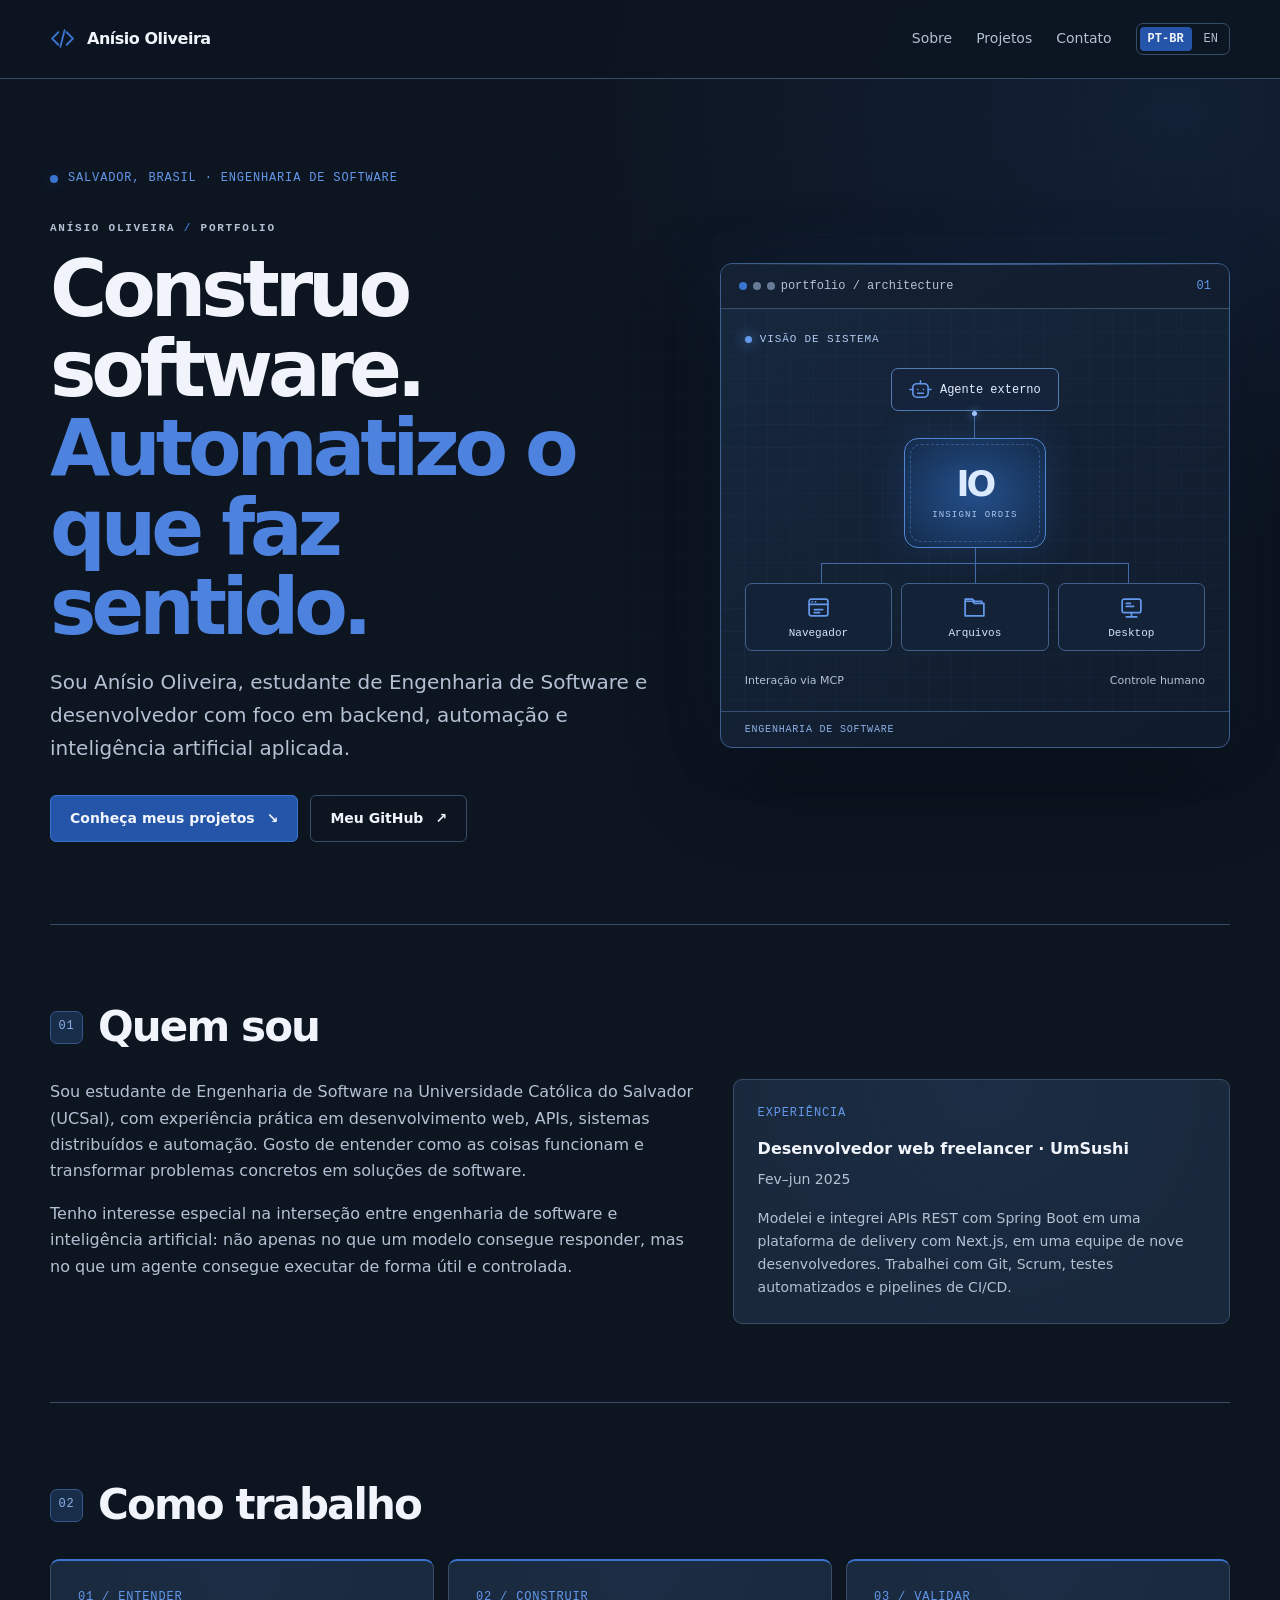
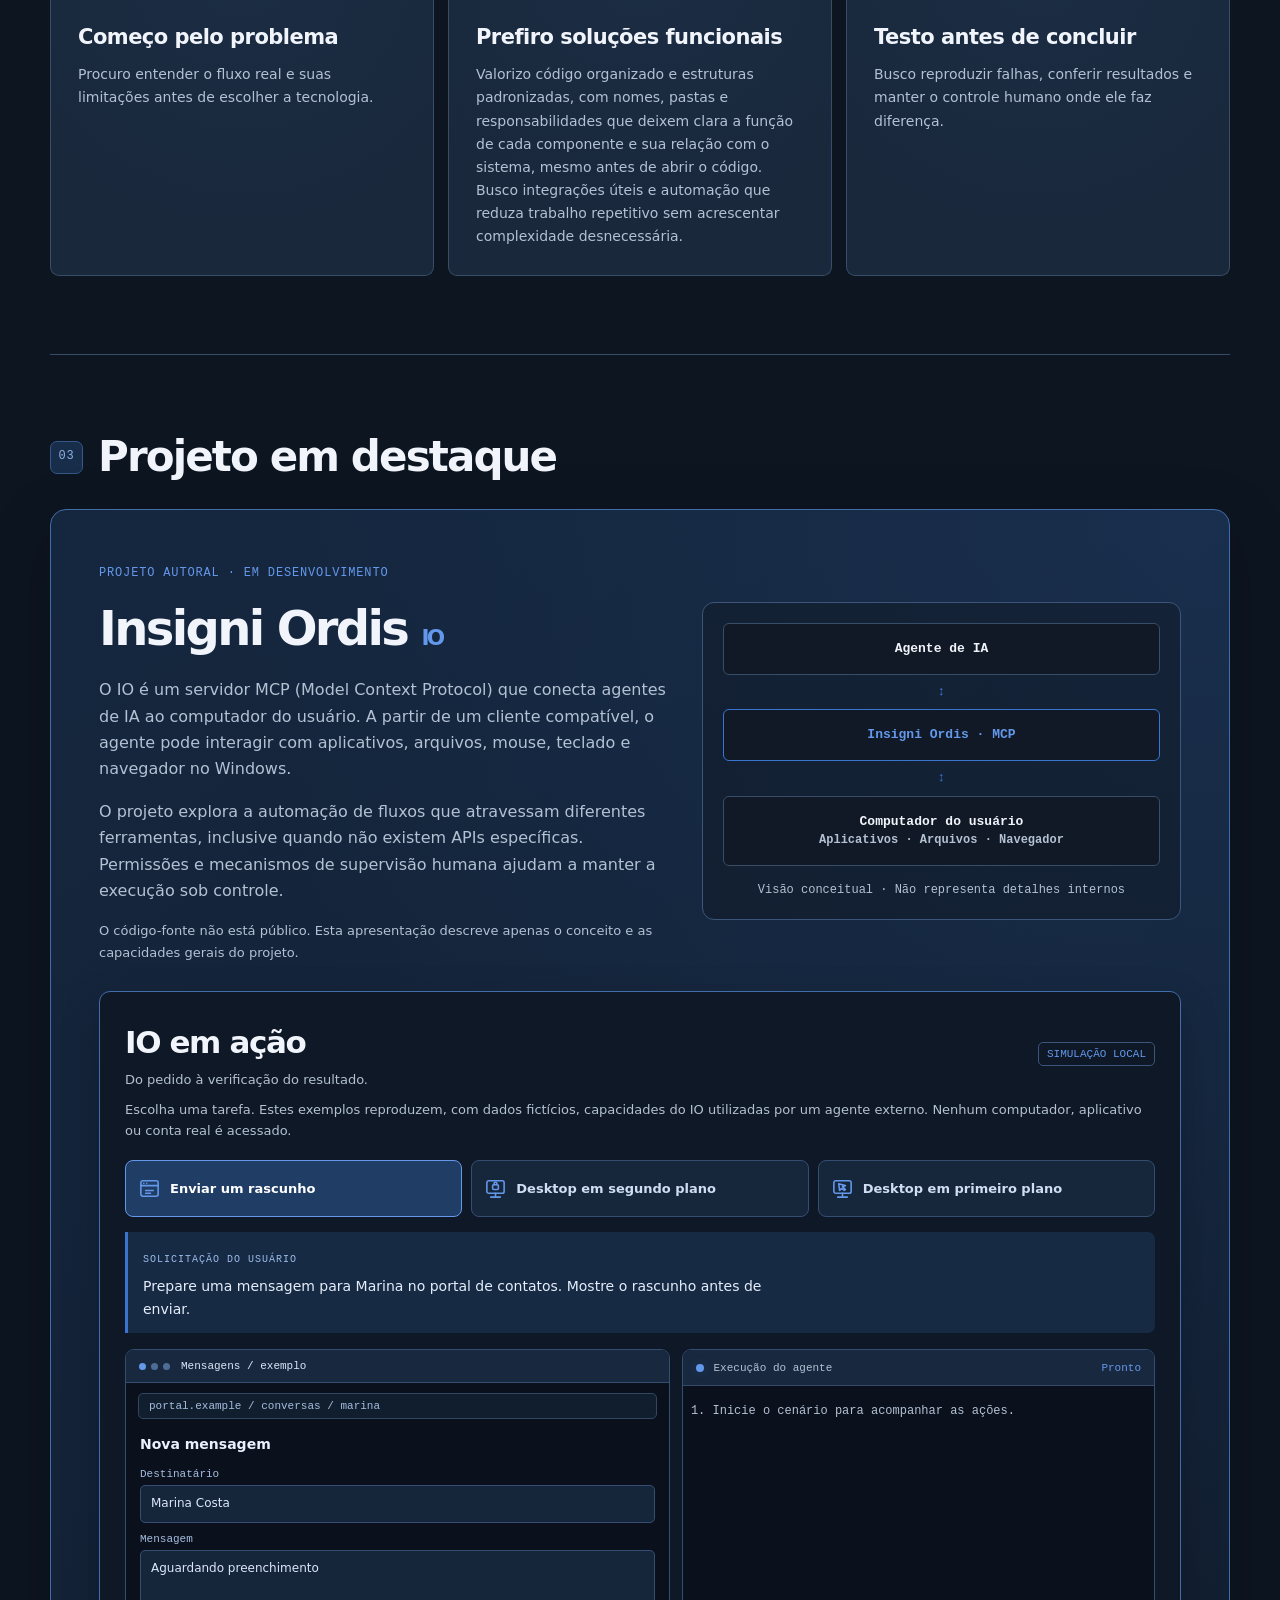
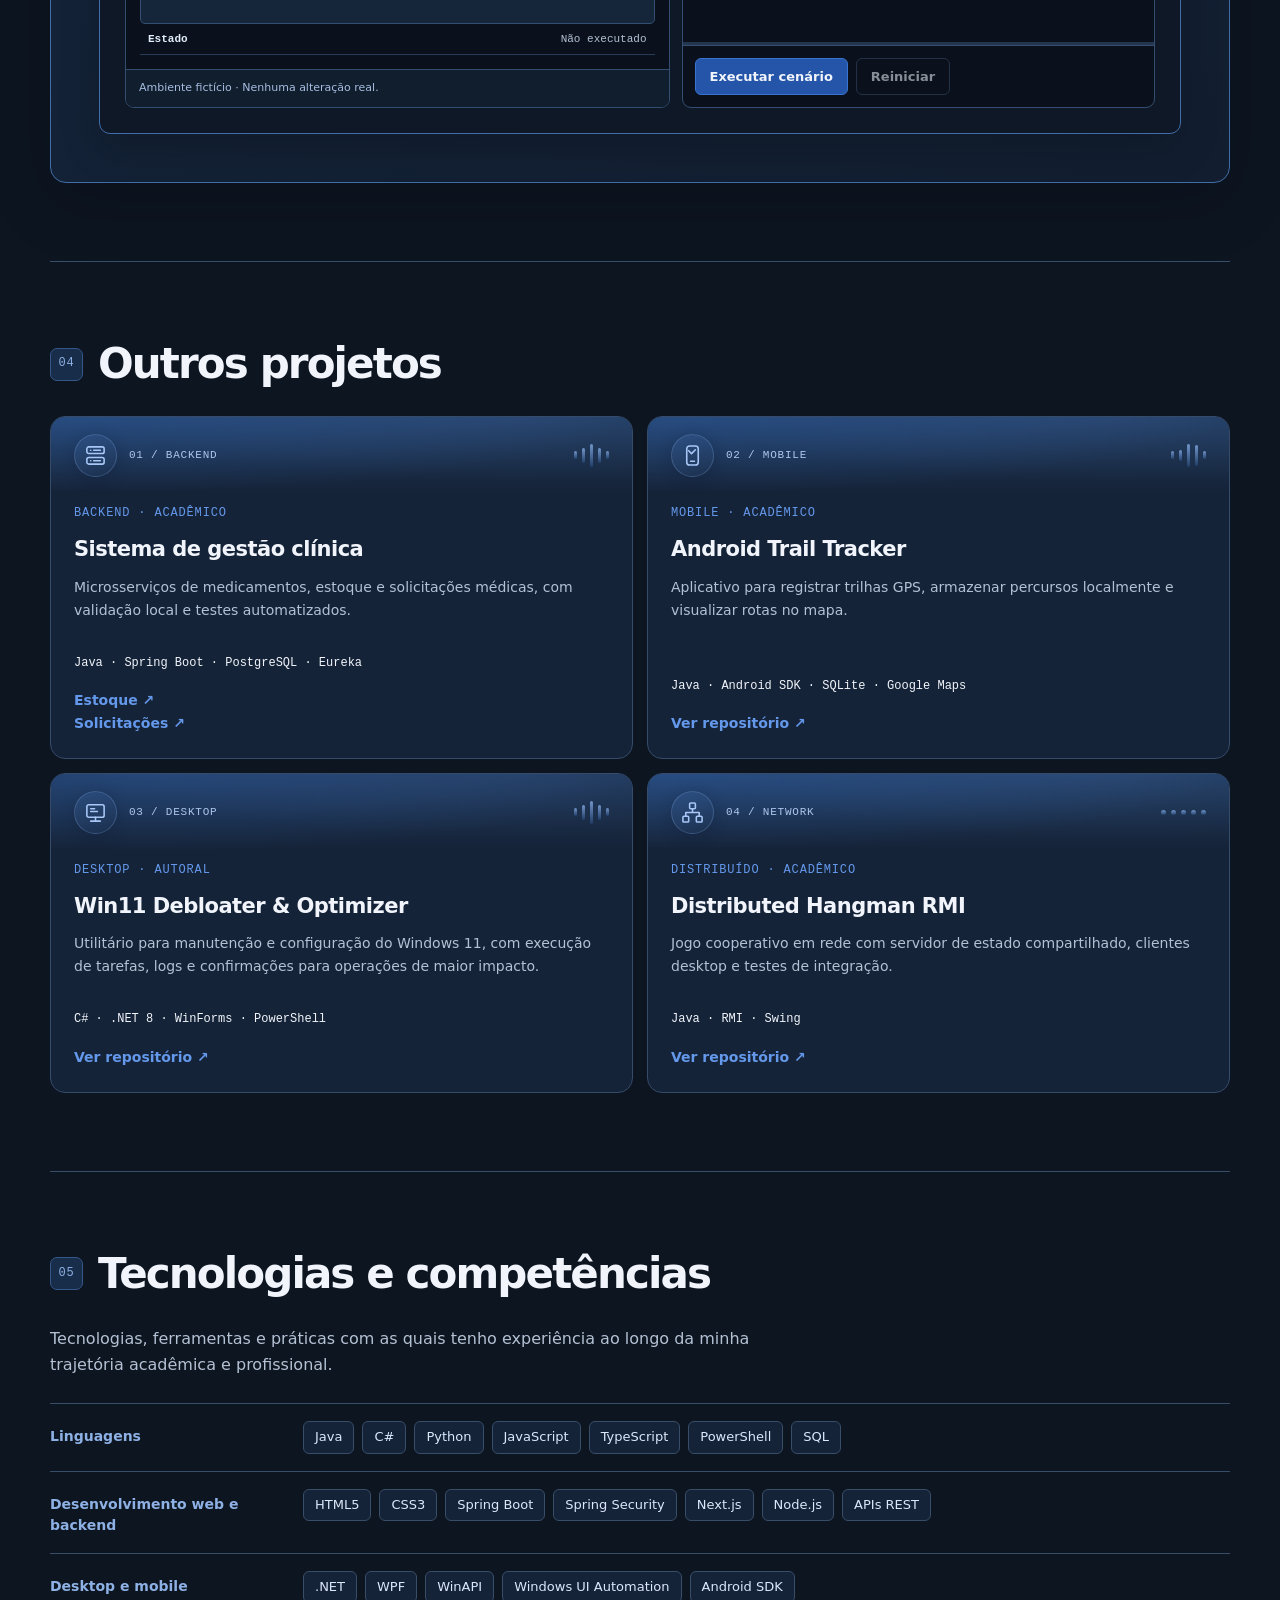
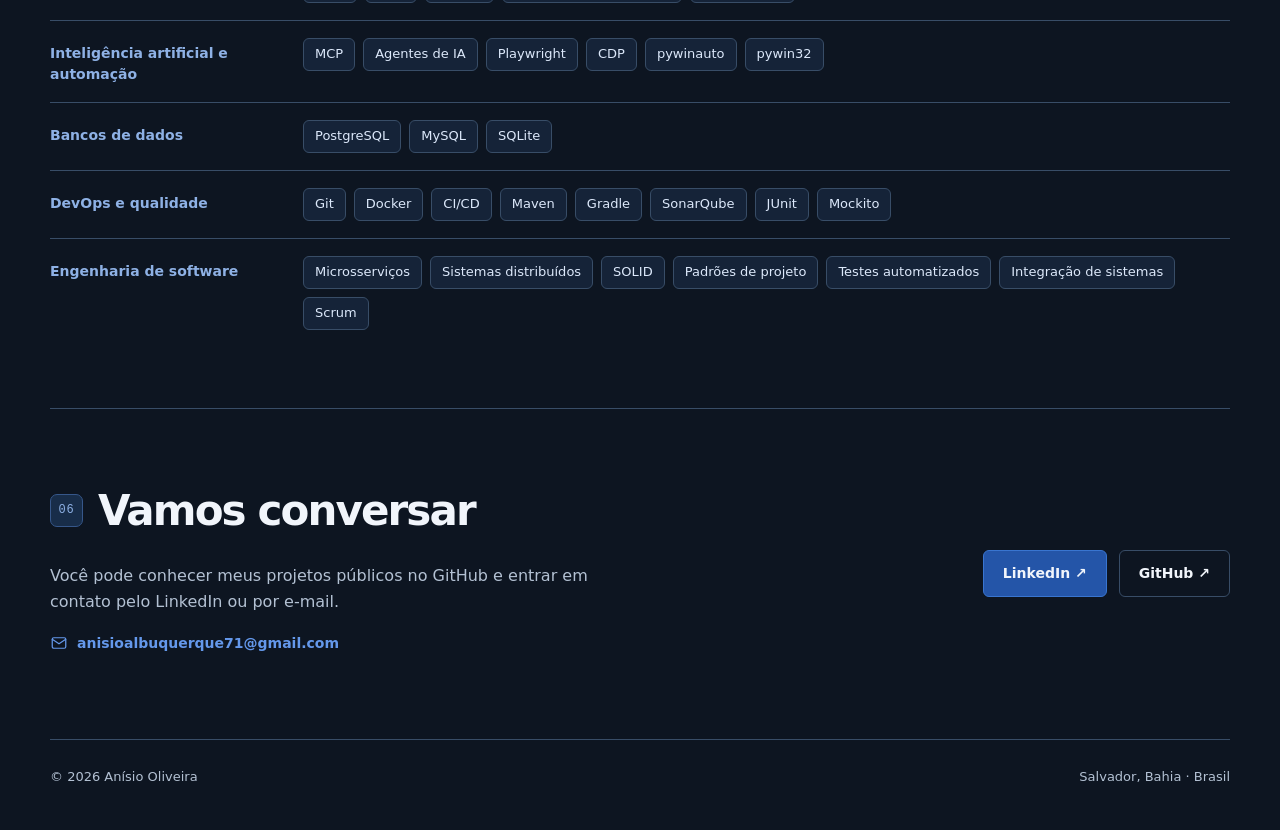
<file: index.html>
<!doctype html>
<html lang="pt-BR">
<head>
<meta charset="utf-8">
<meta name="viewport" content="width=device-width, initial-scale=1">
<meta name="description" content="Portfólio de Anísio Oliveira. Backend, automação, IA aplicada e projetos de engenharia de software.">
<meta name="theme-color" content="#101925">
<meta property="og:title" content="Anísio Oliveira | Engenharia de Software">
<meta property="og:description" content="Portfólio de Anísio Oliveira. Backend, automação, IA aplicada e projetos de engenharia de software.">
<meta property="og:type" content="website">
<title>Anísio Oliveira | Engenharia de Software</title>
<link rel="canonical" href="https://lugarty.github.io/">
<link rel="alternate" hreflang="pt-BR" href="https://lugarty.github.io/">
<link rel="alternate" hreflang="en" href="https://lugarty.github.io/en/">
<link rel="alternate" hreflang="x-default" href="https://lugarty.github.io/">
<link rel="icon" type="image/svg+xml" href="./assets/icon.svg?v=5">
<link rel="stylesheet" href="./assets/style.css?v=10">
<script defer src="./assets/site.js?v=10"></script>
</head>
<body>
<a class="skip" href="#main">Ir para o conteúdo</a>
<header class="site-header"><div class="wrap header-row">
<a class="brand" href="./"><svg class="brand-icon" width="25" height="25" viewBox="0 0 24 24" fill="none" stroke="currentColor" stroke-width="1.75" stroke-linecap="round" stroke-linejoin="round" aria-hidden="true" focusable="false"><path d="m8 6-6 6 6 6m8-12 6 6-6 6M14 4l-4 16"/></svg>Anísio Oliveira</a>
<nav class="nav" aria-label="Navegação principal">
<a href="#about">Sobre</a><a href="#projects">Projetos</a><a href="#contact">Contato</a>
<div class="languages" aria-label="Idioma"><a href="./" lang="pt-BR" aria-current="page">PT-BR</a><a href="./en/" lang="en" >EN</a></div>
</nav><div class="scroll-progress" aria-hidden="true"></div></div></header>
<main id="main" class="wrap">
<section class="hero" aria-labelledby="hero-title"><div><div class="eyebrow">Salvador, Brasil · Engenharia de Software</div><div class="hero-name">ANÍSIO OLIVEIRA <span> / </span> PORTFOLIO</div><h1 id="hero-title">Construo software.<br><span>Automatizo o que faz sentido.</span></h1><p class="lead">Sou Anísio Oliveira, estudante de Engenharia de Software e desenvolvedor com foco em backend, automação e inteligência artificial aplicada.</p><div class="actions"><a class="button primary" href="#projects">Conheça meus projetos <span aria-hidden="true">↘</span></a><a class="button" href="https://github.com/Lugarty">Meu GitHub <span aria-hidden="true">↗</span></a></div></div>
<aside class="hero-panel hero-system" aria-label="Visão de sistema"><div class="panel-top"><span class="dot"></span><span class="dot"></span><span class="dot"></span><span>portfolio / architecture</span><span class="system-id">01</span></div><div class="system-content"><div class="system-kicker"><i></i>Visão de sistema</div><div class="system-network"><div class="system-agent"><svg aria-hidden="true" viewBox="0 0 24 24" fill="none" stroke="currentColor" stroke-width="1.65" stroke-linecap="round" stroke-linejoin="round"><rect x="4" y="6" width="16" height="14" rx="4"/><path d="M12 6V3M1 12h3m16 0h3M9 12h.1m5.9 0h.1M9 16h6"/></svg><span>Agente externo</span></div><div class="system-line"><i></i></div><div class="system-core"><span>IO</span><small>INSIGNI ORDIS</small></div><div class="system-branches"><i></i><i></i><i></i></div><div class="system-endpoints"><div><svg aria-hidden="true" viewBox="0 0 24 24" fill="none" stroke="currentColor" stroke-width="1.65" stroke-linecap="round" stroke-linejoin="round"><rect x="3" y="4" width="18" height="16" rx="2"/><path d="M3 9h18M6 6.5h.1m3 0h.1M8 14h8m-8 3h5"/></svg><span>Navegador</span></div><div><svg aria-hidden="true" viewBox="0 0 24 24" fill="none" stroke="currentColor" stroke-width="1.65" stroke-linecap="round" stroke-linejoin="round"><path d="M3 6h7l2 2h9v12H3zM3 6V4h7l2 2h7v2"/></svg><span>Arquivos</span></div><div><svg aria-hidden="true" viewBox="0 0 24 24" fill="none" stroke="currentColor" stroke-width="1.65" stroke-linecap="round" stroke-linejoin="round"><rect x="3" y="4" width="18" height="13" rx="2"/><path d="M12 17v4m-5 0h10M7 8h4m-4 3h7"/></svg><span>Desktop</span></div></div></div><div class="system-bottom"><span>Interação via MCP</span><span>Controle humano</span></div></div><div class="system-footer">ENGENHARIA DE SOFTWARE</div></aside></section>
<section class="section" id="about"><div class="section-head"><span class="index">01</span><h2>Quem sou</h2></div><div class="about-grid"><div><p>Sou estudante de Engenharia de Software na Universidade Católica do Salvador (UCSal), com experiência prática em desenvolvimento web, APIs, sistemas distribuídos e automação. Gosto de entender como as coisas funcionam e transformar problemas concretos em soluções de software.</p><p>Tenho interesse especial na interseção entre engenharia de software e inteligência artificial: não apenas no que um modelo consegue responder, mas no que um agente consegue executar de forma útil e controlada.</p></div><div class="info-card"><span class="tag">Experiência</span><strong>Desenvolvedor web freelancer · UmSushi</strong><p>Fev–jun 2025</p><p>Modelei e integrei APIs REST com Spring Boot em uma plataforma de delivery com Next.js, em uma equipe de nove desenvolvedores. Trabalhei com Git, Scrum, testes automatizados e pipelines de CI/CD.</p></div></div></section>
<section class="section"><div class="section-head"><span class="index">02</span><h2>Como trabalho</h2></div><div class="principles"><article class="principle"><span class="tag">01 / Entender</span><h3>Começo pelo problema</h3><p>Procuro entender o fluxo real e suas limitações antes de escolher a tecnologia.</p></article><article class="principle"><span class="tag">02 / Construir</span><h3>Prefiro soluções funcionais</h3><p>Valorizo código organizado e estruturas padronizadas, com nomes, pastas e responsabilidades que deixem clara a função de cada componente e sua relação com o sistema, mesmo antes de abrir o código. Busco integrações úteis e automação que reduza trabalho repetitivo sem acrescentar complexidade desnecessária.</p></article><article class="principle"><span class="tag">03 / Validar</span><h3>Testo antes de concluir</h3><p>Busco reproduzir falhas, conferir resultados e manter o controle humano onde ele faz diferença.</p></article></div></section>
<section class="section" id="projects"><div class="section-head"><span class="index">03</span><h2>Projeto em destaque</h2></div>
<div class="feature"><div><span class="tag">Projeto autoral · Em desenvolvimento</span><h3>Insigni Ordis <small style="font-size:.45em;color:var(--accent)">IO</small></h3><p>O IO é um servidor MCP (Model Context Protocol) que conecta agentes de IA ao computador do usuário. A partir de um cliente compatível, o agente pode interagir com aplicativos, arquivos, mouse, teclado e navegador no Windows.</p><p>O projeto explora a automação de fluxos que atravessam diferentes ferramentas, inclusive quando não existem APIs específicas. Permissões e mecanismos de supervisão humana ajudam a manter a execução sob controle.</p><p style="font-size:13px">O código-fonte não está público. Esta apresentação descreve apenas o conceito e as capacidades gerais do projeto.</p></div>
<div class="diagram" aria-label="Visão conceitual · Não representa detalhes internos"><div class="node">Agente de IA</div><div class="arrow" aria-hidden="true">↕</div><div class="node active">Insigni Ordis · MCP</div><div class="arrow" aria-hidden="true">↕</div><div class="node">Computador do usuário<br><span style="color:var(--muted);font-size:12px">Aplicativos · Arquivos · Navegador</span></div><div class="diagram-caption">Visão conceitual · Não representa detalhes internos</div></div><div class="demo mission-demo" hidden><div class="demo-heading"><div><h4>IO em ação</h4><p>Do pedido à verificação do resultado.</p></div><span class="demo-label">SIMULAÇÃO LOCAL</span></div><p class="demo-intro">Escolha uma tarefa. Estes exemplos reproduzem, com dados fictícios, capacidades do IO utilizadas por um agente externo. Nenhum computador, aplicativo ou conta real é acessado.</p><div class="scenario-tabs" role="group" aria-label="SOLICITAÇÃO DO USUÁRIO"><button type="button" class="scenario-tab" data-scenario="browser" aria-pressed="true"><svg aria-hidden="true" viewBox="0 0 24 24" fill="none" stroke="currentColor" stroke-width="1.65" stroke-linecap="round" stroke-linejoin="round"><rect x="3" y="4" width="18" height="16" rx="2"/><path d="M3 9h18M6 6.5h.1m3 0h.1M8 14h8m-8 3h5"/></svg><span>Enviar um rascunho</span></button><button type="button" class="scenario-tab" data-scenario="background" aria-pressed="false"><svg aria-hidden="true" viewBox="0 0 24 24" fill="none" stroke="currentColor" stroke-width="1.65" stroke-linecap="round" stroke-linejoin="round"><rect x="3" y="4" width="18" height="13" rx="2"/><path d="M12 17v4m-5 0h10"/><rect x="9" y="8" width="6" height="5" rx="1"/><path d="M10.5 8V7a1.5 1.5 0 0 1 3 0v1"/></svg><span>Desktop em segundo plano</span></button><button type="button" class="scenario-tab" data-scenario="foreground" aria-pressed="false"><svg aria-hidden="true" viewBox="0 0 24 24" fill="none" stroke="currentColor" stroke-width="1.65" stroke-linecap="round" stroke-linejoin="round"><rect x="3" y="4" width="18" height="13" rx="2"/><path d="M12 17v4m-5 0h10M8 7l1 7 2-2 3 2 1-1-3-3 3-1z"/></svg><span>Desktop em primeiro plano</span></button></div><div class="mission-request"><span>SOLICITAÇÃO DO USUÁRIO</span><p class="demo-scenario"></p></div><div class="mission-grid"><div class="mock-workspace"><div class="mock-top"><div class="window-dots" aria-hidden="true"><i></i><i></i><i></i></div><span class="mock-title">Área de trabalho simulada</span></div><div class="mock-address"></div><div class="mock-body"></div><div class="mock-footer" aria-live="polite"></div></div><div class="mission-trace"><div class="demo-screen-top"><span class="demo-lamp" aria-hidden="true"></span><span>Execução do agente</span><span class="demo-status" role="status">Pronto</span></div><ol class="demo-log" aria-live="polite" aria-relevant="additions text"><li>Inicie o cenário para acompanhar as ações.</li></ol><div class="demo-meter" role="progressbar" aria-label="Progresso da simulação" aria-valuemin="0" aria-valuemax="100" aria-valuenow="0"><span></span></div><div class="demo-actions"><button class="demo-button" type="button" data-action="run">Executar cenário</button><button class="demo-button approval-button" type="button" data-action="approve" hidden>Aprovar e continuar</button><button class="demo-button secondary" type="button" data-action="reset" disabled>Reiniciar</button></div></div></div></div></div></section>
<section class="section"><div class="section-head"><span class="index">04</span><h2>Outros projetos</h2></div><div class="projects"><article class="project project-backend"><div class="project-visual" aria-hidden="true"><div class="project-emblem"><svg aria-hidden="true" viewBox="0 0 24 24" fill="none" stroke="currentColor" stroke-width="1.65" stroke-linecap="round" stroke-linejoin="round"><rect x="3" y="3" width="18" height="7" rx="2"/><rect x="3" y="14" width="18" height="7" rx="2"/><path d="M7 6.5h.1m3 0h7M7 17.5h.1m3 0h7"/></svg></div><span class="project-code">01 / BACKEND</span><div class="project-signal"><i></i><i></i><i></i><i></i><i></i></div></div><span class="tag">Backend · Acadêmico</span><h3>Sistema de gestão clínica</h3><p>Microsserviços de medicamentos, estoque e solicitações médicas, com validação local e testes automatizados.</p><div class="stack">Java · Spring Boot · PostgreSQL · Eureka</div><a href="https://github.com/Lugarty/medicamentos-service">Estoque ↗</a><a href="https://github.com/Lugarty/solicitacoes-service">Solicitações ↗</a></article><article class="project project-mobile"><div class="project-visual" aria-hidden="true"><div class="project-emblem"><svg aria-hidden="true" viewBox="0 0 24 24" fill="none" stroke="currentColor" stroke-width="1.65" stroke-linecap="round" stroke-linejoin="round"><rect x="6" y="2" width="12" height="20" rx="3"/><path d="M10 18h4M8 7l3 3 4-4"/></svg></div><span class="project-code">02 / MOBILE</span><div class="project-signal"><i></i><i></i><i></i><i></i><i></i></div></div><span class="tag">Mobile · Acadêmico</span><h3>Android Trail Tracker</h3><p>Aplicativo para registrar trilhas GPS, armazenar percursos localmente e visualizar rotas no mapa.</p><div class="stack">Java · Android SDK · SQLite · Google Maps</div><a href="https://github.com/Lugarty/android-trail-tracker">Ver repositório ↗</a></article><article class="project project-desktop"><div class="project-visual" aria-hidden="true"><div class="project-emblem"><svg aria-hidden="true" viewBox="0 0 24 24" fill="none" stroke="currentColor" stroke-width="1.65" stroke-linecap="round" stroke-linejoin="round"><rect x="3" y="4" width="18" height="13" rx="2"/><path d="M12 17v4m-5 0h10M7 8h4m-4 3h7"/></svg></div><span class="project-code">03 / DESKTOP</span><div class="project-signal"><i></i><i></i><i></i><i></i><i></i></div></div><span class="tag">Desktop · Autoral</span><h3>Win11 Debloater & Optimizer</h3><p>Utilitário para manutenção e configuração do Windows 11, com execução de tarefas, logs e confirmações para operações de maior impacto.</p><div class="stack">C# · .NET 8 · WinForms · PowerShell</div><a href="https://github.com/Lugarty/Win11-Debloater-Optimizer">Ver repositório ↗</a></article><article class="project project-network"><div class="project-visual" aria-hidden="true"><div class="project-emblem"><svg aria-hidden="true" viewBox="0 0 24 24" fill="none" stroke="currentColor" stroke-width="1.65" stroke-linecap="round" stroke-linejoin="round"><rect x="9" y="2" width="6" height="6" rx="1"/><rect x="2" y="16" width="6" height="6" rx="1"/><rect x="16" y="16" width="6" height="6" rx="1"/><path d="M12 8v4H5v4m7-4h7v4"/></svg></div><span class="project-code">04 / NETWORK</span><div class="project-signal"><i></i><i></i><i></i><i></i><i></i></div></div><span class="tag">Distribuído · Acadêmico</span><h3>Distributed Hangman RMI</h3><p>Jogo cooperativo em rede com servidor de estado compartilhado, clientes desktop e testes de integração.</p><div class="stack">Java · RMI · Swing</div><a href="https://github.com/Lugarty/hangman-rmi-game">Ver repositório ↗</a></article></div></section>
<section class="section" id="technologies" aria-labelledby="technologies-title">
  <div class="section-head"><span class="index">05</span><h2 id="technologies-title">Tecnologias e competências</h2></div>
  <p class="technology-intro">Tecnologias, ferramentas e práticas com as quais tenho experiência ao longo da minha trajetória acadêmica e profissional.</p>
  <div class="technology-groups">
    <div class="technology-group">
      <h3>Linguagens</h3>
      <ul class="technology-skills"><li>Java</li><li>C#</li><li>Python</li><li>JavaScript</li><li>TypeScript</li><li>PowerShell</li><li>SQL</li></ul>
    </div>
    <div class="technology-group">
      <h3>Desenvolvimento web e backend</h3>
      <ul class="technology-skills"><li>HTML5</li><li>CSS3</li><li>Spring Boot</li><li>Spring Security</li><li>Next.js</li><li>Node.js</li><li>APIs REST</li></ul>
    </div>
    <div class="technology-group">
      <h3>Desktop e mobile</h3>
      <ul class="technology-skills"><li>.NET</li><li>WPF</li><li>WinAPI</li><li>Windows UI Automation</li><li>Android SDK</li></ul>
    </div>
    <div class="technology-group">
      <h3>Inteligência artificial e automação</h3>
      <ul class="technology-skills"><li>MCP</li><li>Agentes de IA</li><li>Playwright</li><li>CDP</li><li>pywinauto</li><li>pywin32</li></ul>
    </div>
    <div class="technology-group">
      <h3>Bancos de dados</h3>
      <ul class="technology-skills"><li>PostgreSQL</li><li>MySQL</li><li>SQLite</li></ul>
    </div>
    <div class="technology-group">
      <h3>DevOps e qualidade</h3>
      <ul class="technology-skills"><li>Git</li><li>Docker</li><li>CI/CD</li><li>Maven</li><li>Gradle</li><li>SonarQube</li><li>JUnit</li><li>Mockito</li></ul>
    </div>
    <div class="technology-group">
      <h3>Engenharia de software</h3>
      <ul class="technology-skills"><li>Microsserviços</li><li>Sistemas distribuídos</li><li>SOLID</li><li>Padrões de projeto</li><li>Testes automatizados</li><li>Integração de sistemas</li><li>Scrum</li></ul>
    </div>
  </div>
</section>
<section class="section contact" id="contact"><div><div class="section-head"><span class="index">06</span><h2>Vamos conversar</h2></div><p>Você pode conhecer meus projetos públicos no GitHub e entrar em contato pelo LinkedIn ou por e-mail.</p><a class="contact-email" href="mailto:anisioalbuquerque71@gmail.com"><svg aria-hidden="true" width="18" height="18" viewBox="0 0 24 24" fill="none" stroke="currentColor" stroke-width="1.65" stroke-linecap="round" stroke-linejoin="round"><rect x="3" y="5" width="18" height="14" rx="2"/><path d="m3 7 9 6 9-6"/></svg><span>anisioalbuquerque71@gmail.com</span></a></div><div class="actions"><a class="button primary" href="https://www.linkedin.com/in/an%C3%ADsio-oliveira-albuquerque-filho-a01568292/">LinkedIn ↗</a><a class="button" href="https://github.com/Lugarty">GitHub ↗</a></div></section>
</main><footer class="wrap site-footer"><span>© 2026 Anísio Oliveira</span><span>Salvador, Bahia · Brasil</span></footer>
</body>
</html>
</file>
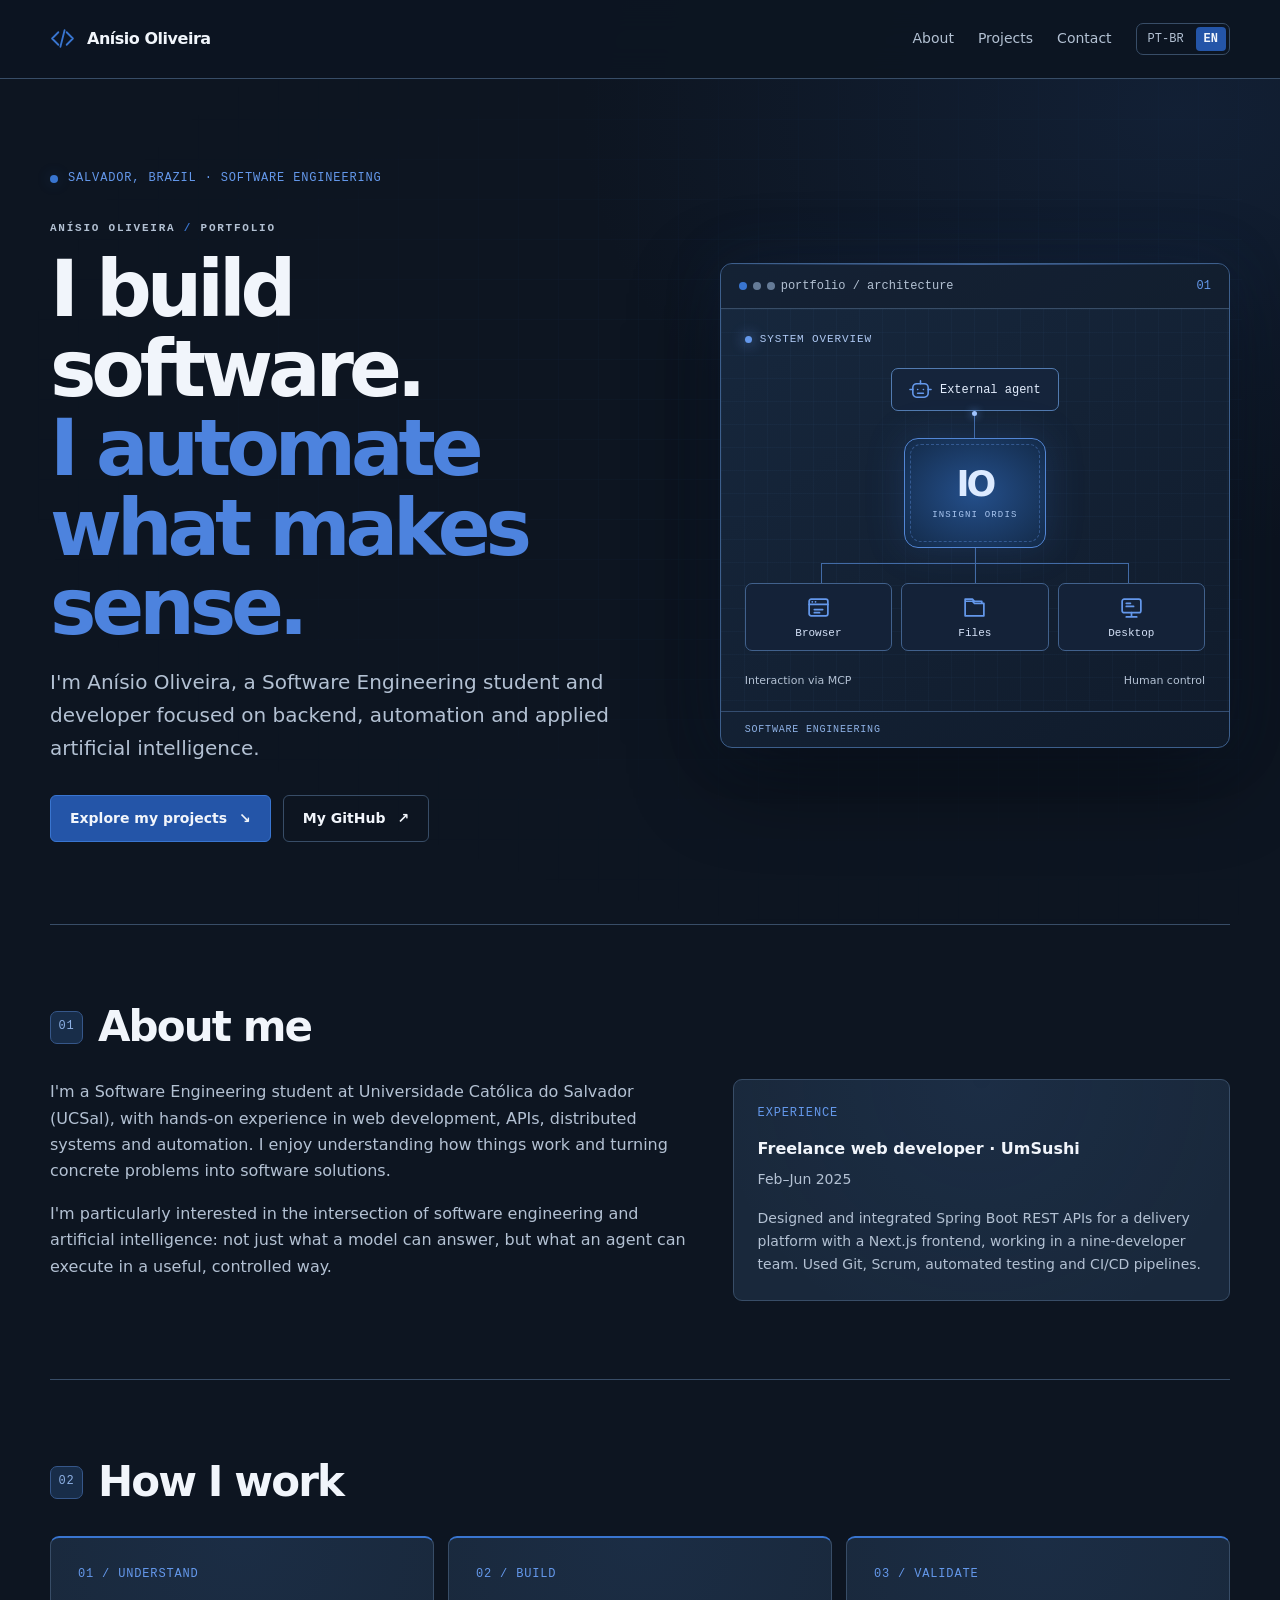
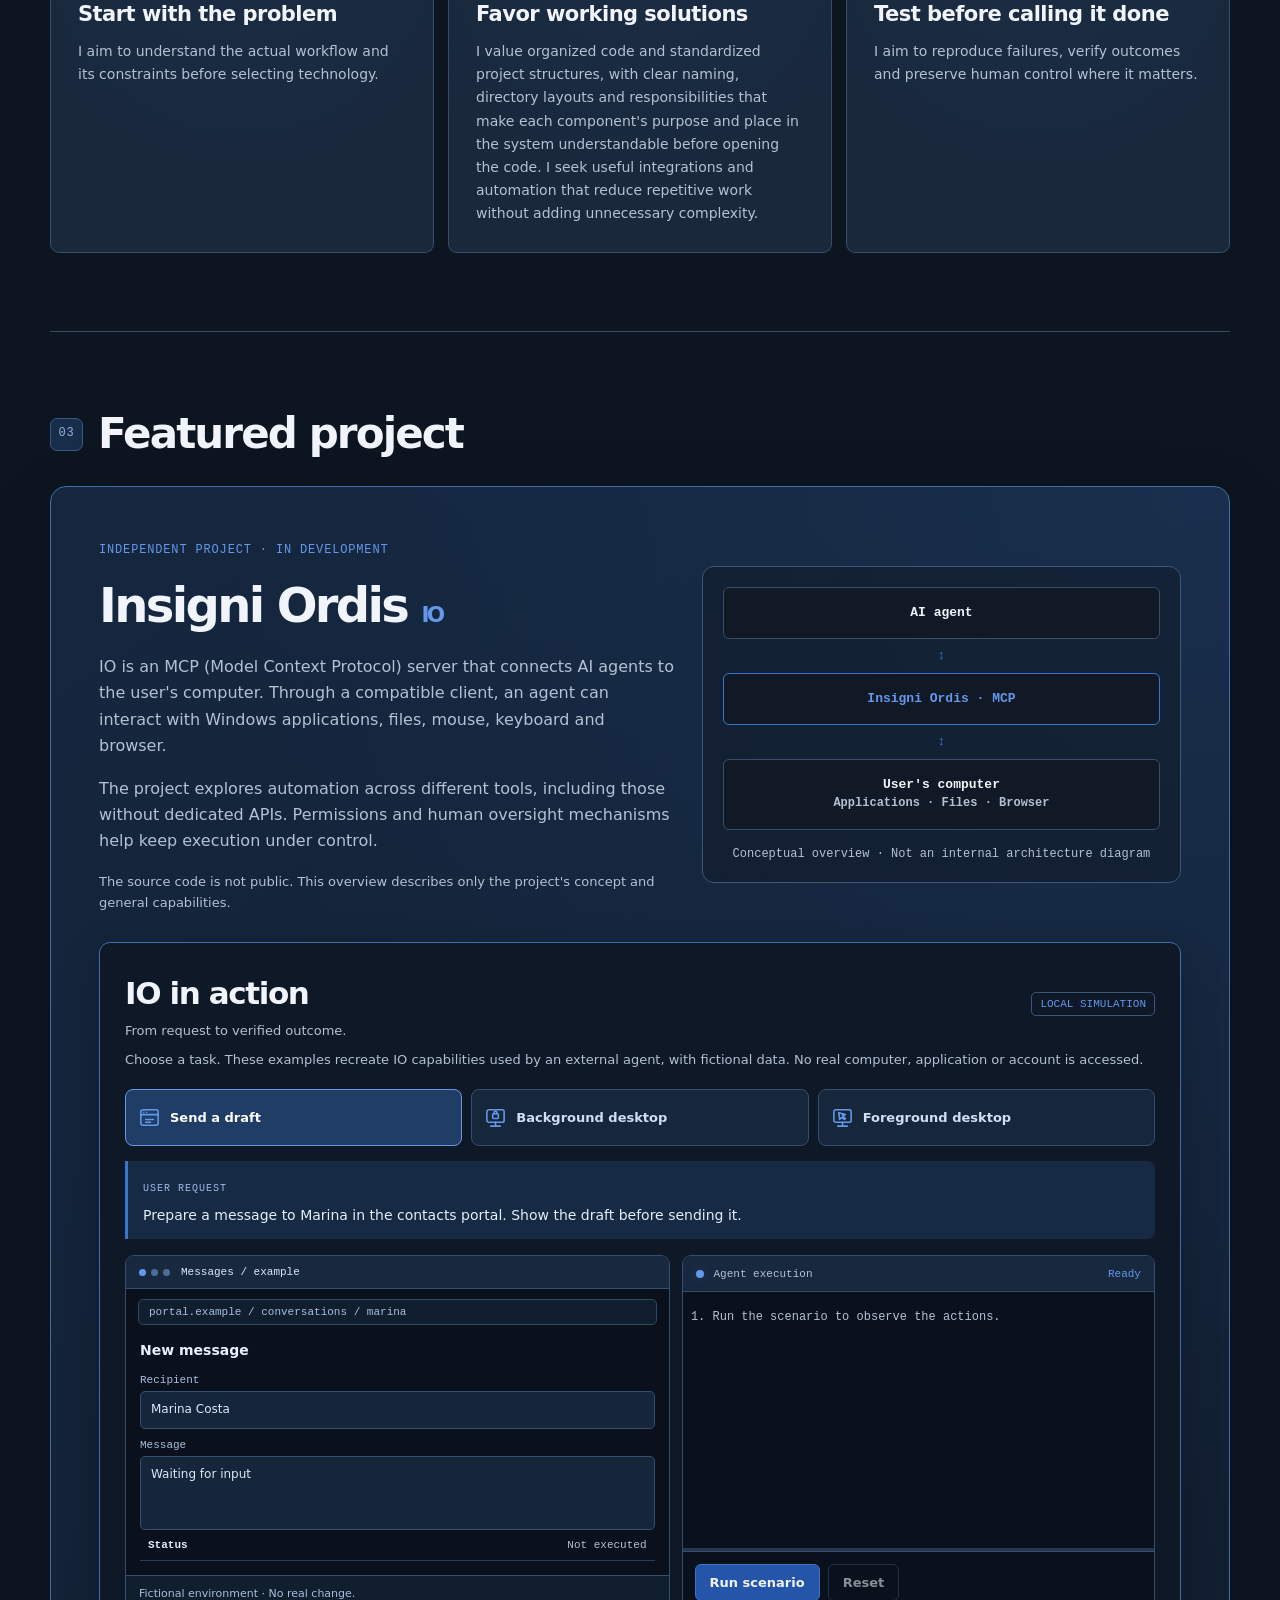
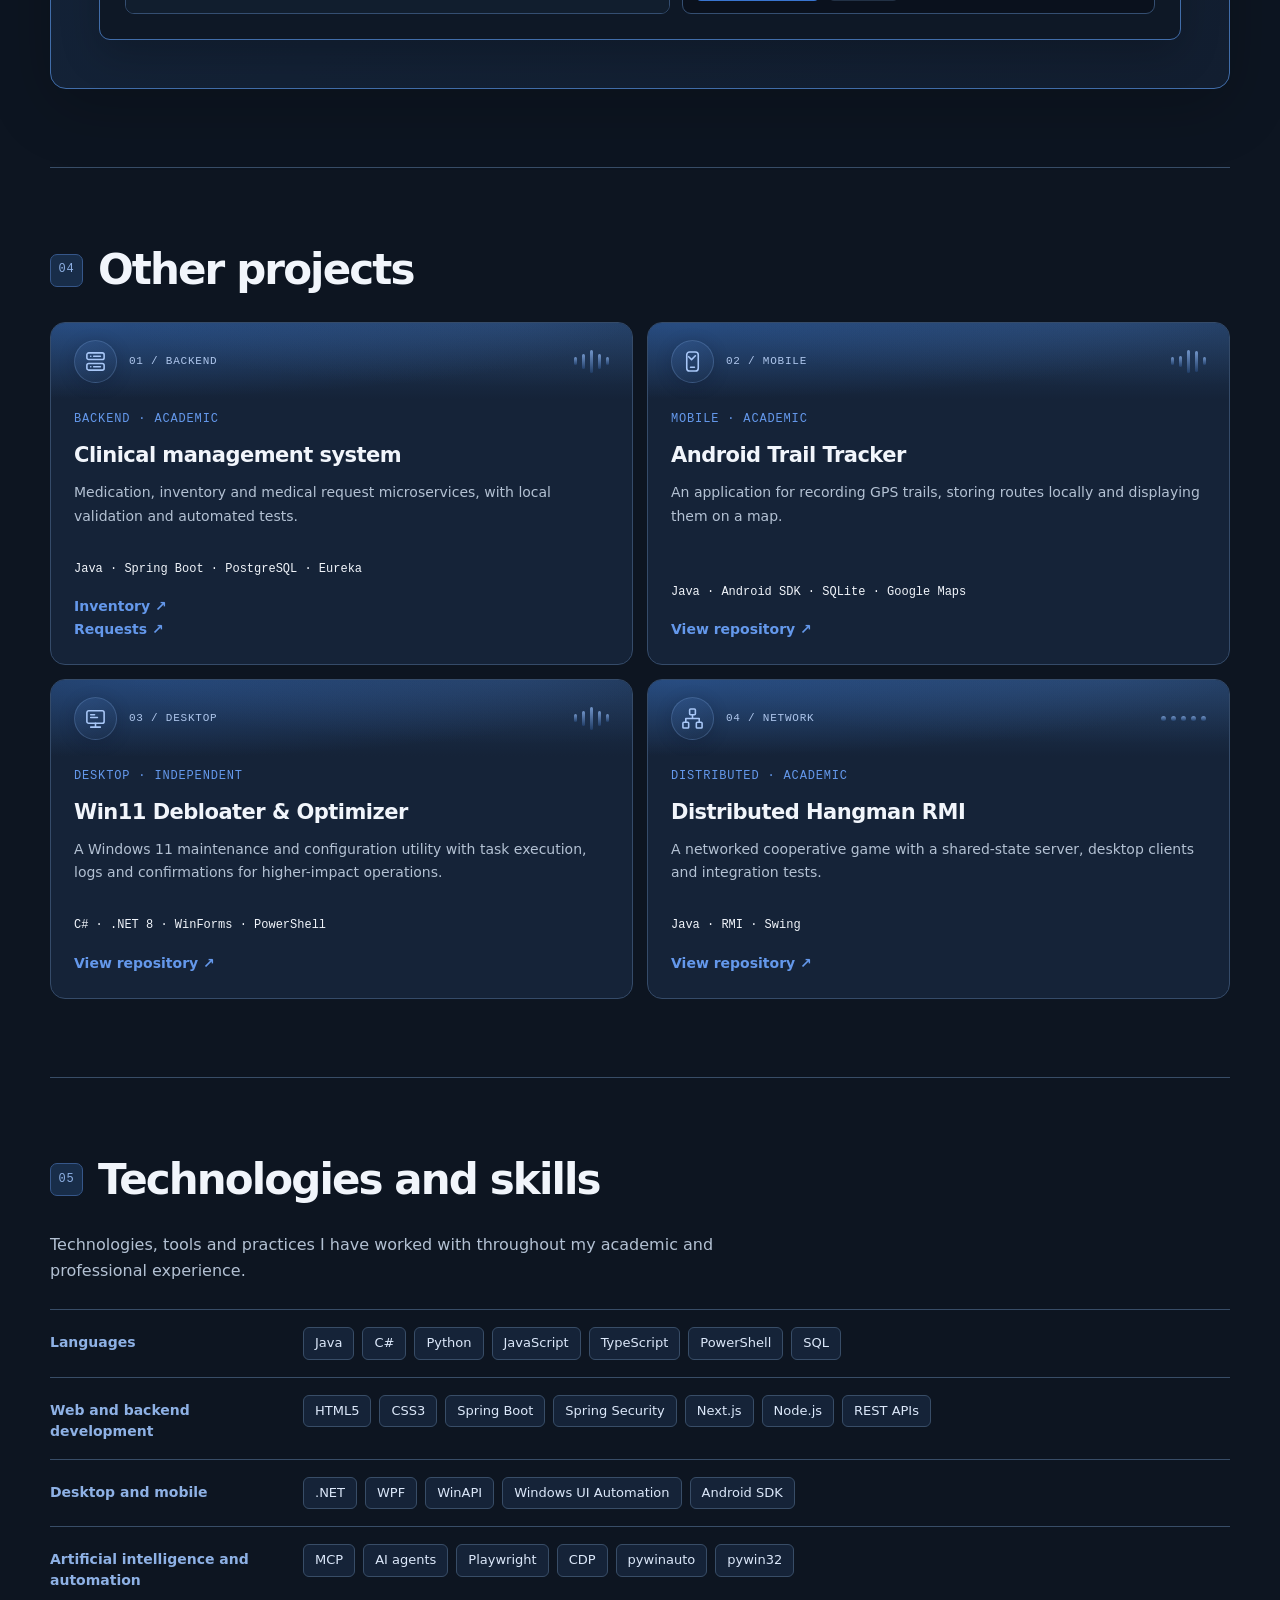
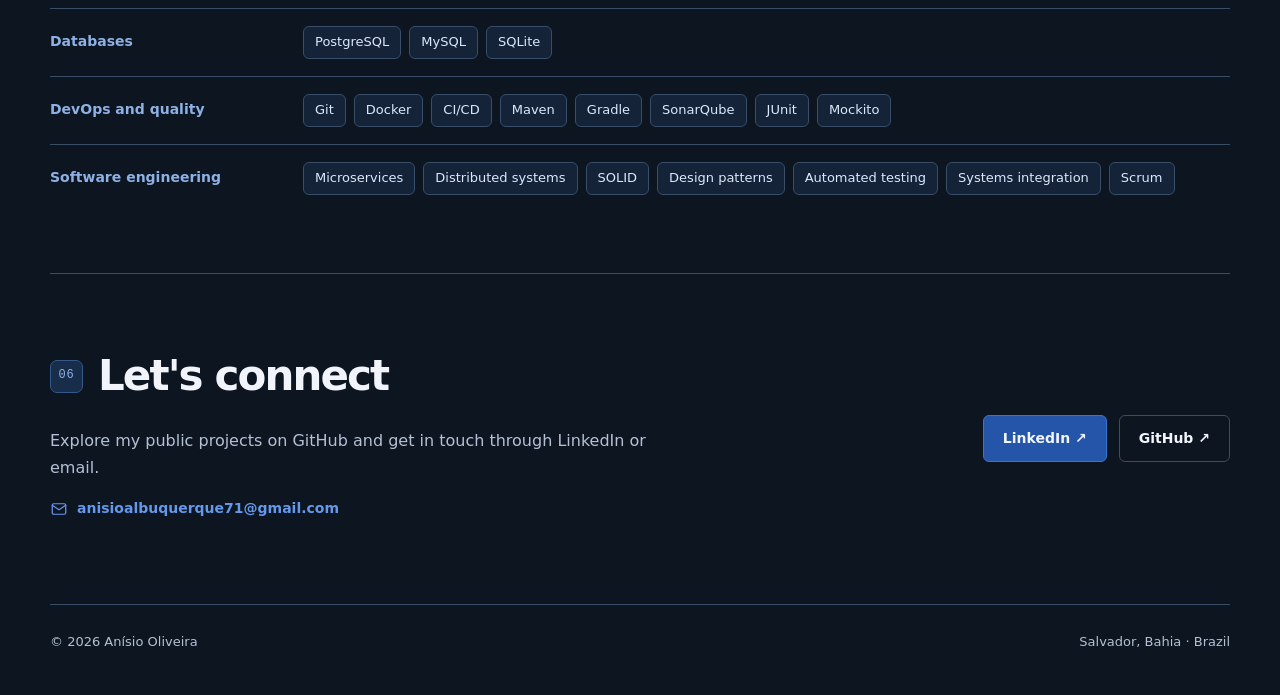
<file: en/index.html>
<!doctype html>
<html lang="en">
<head>
<meta charset="utf-8">
<meta name="viewport" content="width=device-width, initial-scale=1">
<meta name="description" content="Anísio Oliveira's portfolio. Backend, automation, applied AI and software engineering projects.">
<meta name="theme-color" content="#101925">
<meta property="og:title" content="Anísio Oliveira | Software Engineering">
<meta property="og:description" content="Anísio Oliveira's portfolio. Backend, automation, applied AI and software engineering projects.">
<meta property="og:type" content="website">
<title>Anísio Oliveira | Software Engineering</title>
<link rel="canonical" href="https://lugarty.github.io/en/">
<link rel="alternate" hreflang="pt-BR" href="https://lugarty.github.io/">
<link rel="alternate" hreflang="en" href="https://lugarty.github.io/en/">
<link rel="alternate" hreflang="x-default" href="https://lugarty.github.io/">
<link rel="icon" type="image/svg+xml" href="../assets/icon.svg?v=5">
<link rel="stylesheet" href="../assets/style.css?v=10">
<script defer src="../assets/site.js?v=10"></script>
</head>
<body>
<a class="skip" href="#main">Skip to content</a>
<header class="site-header"><div class="wrap header-row">
<a class="brand" href="../"><svg class="brand-icon" width="25" height="25" viewBox="0 0 24 24" fill="none" stroke="currentColor" stroke-width="1.75" stroke-linecap="round" stroke-linejoin="round" aria-hidden="true" focusable="false"><path d="m8 6-6 6 6 6m8-12 6 6-6 6M14 4l-4 16"/></svg>Anísio Oliveira</a>
<nav class="nav" aria-label="Main navigation">
<a href="#about">About</a><a href="#projects">Projects</a><a href="#contact">Contact</a>
<div class="languages" aria-label="Language"><a href="../" lang="pt-BR" >PT-BR</a><a href="../en/" lang="en" aria-current="page">EN</a></div>
</nav><div class="scroll-progress" aria-hidden="true"></div></div></header>
<main id="main" class="wrap">
<section class="hero" aria-labelledby="hero-title"><div><div class="eyebrow">Salvador, Brazil · Software Engineering</div><div class="hero-name">ANÍSIO OLIVEIRA <span> / </span> PORTFOLIO</div><h1 id="hero-title">I build software.<br><span>I automate what makes sense.</span></h1><p class="lead">I'm Anísio Oliveira, a Software Engineering student and developer focused on backend, automation and applied artificial intelligence.</p><div class="actions"><a class="button primary" href="#projects">Explore my projects <span aria-hidden="true">↘</span></a><a class="button" href="https://github.com/Lugarty">My GitHub <span aria-hidden="true">↗</span></a></div></div>
<aside class="hero-panel hero-system" aria-label="System overview"><div class="panel-top"><span class="dot"></span><span class="dot"></span><span class="dot"></span><span>portfolio / architecture</span><span class="system-id">01</span></div><div class="system-content"><div class="system-kicker"><i></i>System overview</div><div class="system-network"><div class="system-agent"><svg aria-hidden="true" viewBox="0 0 24 24" fill="none" stroke="currentColor" stroke-width="1.65" stroke-linecap="round" stroke-linejoin="round"><rect x="4" y="6" width="16" height="14" rx="4"/><path d="M12 6V3M1 12h3m16 0h3M9 12h.1m5.9 0h.1M9 16h6"/></svg><span>External agent</span></div><div class="system-line"><i></i></div><div class="system-core"><span>IO</span><small>INSIGNI ORDIS</small></div><div class="system-branches"><i></i><i></i><i></i></div><div class="system-endpoints"><div><svg aria-hidden="true" viewBox="0 0 24 24" fill="none" stroke="currentColor" stroke-width="1.65" stroke-linecap="round" stroke-linejoin="round"><rect x="3" y="4" width="18" height="16" rx="2"/><path d="M3 9h18M6 6.5h.1m3 0h.1M8 14h8m-8 3h5"/></svg><span>Browser</span></div><div><svg aria-hidden="true" viewBox="0 0 24 24" fill="none" stroke="currentColor" stroke-width="1.65" stroke-linecap="round" stroke-linejoin="round"><path d="M3 6h7l2 2h9v12H3zM3 6V4h7l2 2h7v2"/></svg><span>Files</span></div><div><svg aria-hidden="true" viewBox="0 0 24 24" fill="none" stroke="currentColor" stroke-width="1.65" stroke-linecap="round" stroke-linejoin="round"><rect x="3" y="4" width="18" height="13" rx="2"/><path d="M12 17v4m-5 0h10M7 8h4m-4 3h7"/></svg><span>Desktop</span></div></div></div><div class="system-bottom"><span>Interaction via MCP</span><span>Human control</span></div></div><div class="system-footer">SOFTWARE ENGINEERING</div></aside></section>
<section class="section" id="about"><div class="section-head"><span class="index">01</span><h2>About me</h2></div><div class="about-grid"><div><p>I'm a Software Engineering student at Universidade Católica do Salvador (UCSal), with hands-on experience in web development, APIs, distributed systems and automation. I enjoy understanding how things work and turning concrete problems into software solutions.</p><p>I'm particularly interested in the intersection of software engineering and artificial intelligence: not just what a model can answer, but what an agent can execute in a useful, controlled way.</p></div><div class="info-card"><span class="tag">Experience</span><strong>Freelance web developer · UmSushi</strong><p>Feb–Jun 2025</p><p>Designed and integrated Spring Boot REST APIs for a delivery platform with a Next.js frontend, working in a nine-developer team. Used Git, Scrum, automated testing and CI/CD pipelines.</p></div></div></section>
<section class="section"><div class="section-head"><span class="index">02</span><h2>How I work</h2></div><div class="principles"><article class="principle"><span class="tag">01 / Understand</span><h3>Start with the problem</h3><p>I aim to understand the actual workflow and its constraints before selecting technology.</p></article><article class="principle"><span class="tag">02 / Build</span><h3>Favor working solutions</h3><p>I value organized code and standardized project structures, with clear naming, directory layouts and responsibilities that make each component's purpose and place in the system understandable before opening the code. I seek useful integrations and automation that reduce repetitive work without adding unnecessary complexity.</p></article><article class="principle"><span class="tag">03 / Validate</span><h3>Test before calling it done</h3><p>I aim to reproduce failures, verify outcomes and preserve human control where it matters.</p></article></div></section>
<section class="section" id="projects"><div class="section-head"><span class="index">03</span><h2>Featured project</h2></div>
<div class="feature"><div><span class="tag">Independent project · In development</span><h3>Insigni Ordis <small style="font-size:.45em;color:var(--accent)">IO</small></h3><p>IO is an MCP (Model Context Protocol) server that connects AI agents to the user's computer. Through a compatible client, an agent can interact with Windows applications, files, mouse, keyboard and browser.</p><p>The project explores automation across different tools, including those without dedicated APIs. Permissions and human oversight mechanisms help keep execution under control.</p><p style="font-size:13px">The source code is not public. This overview describes only the project's concept and general capabilities.</p></div>
<div class="diagram" aria-label="Conceptual overview · Not an internal architecture diagram"><div class="node">AI agent</div><div class="arrow" aria-hidden="true">↕</div><div class="node active">Insigni Ordis · MCP</div><div class="arrow" aria-hidden="true">↕</div><div class="node">User's computer<br><span style="color:var(--muted);font-size:12px">Applications · Files · Browser</span></div><div class="diagram-caption">Conceptual overview · Not an internal architecture diagram</div></div><div class="demo mission-demo" hidden><div class="demo-heading"><div><h4>IO in action</h4><p>From request to verified outcome.</p></div><span class="demo-label">LOCAL SIMULATION</span></div><p class="demo-intro">Choose a task. These examples recreate IO capabilities used by an external agent, with fictional data. No real computer, application or account is accessed.</p><div class="scenario-tabs" role="group" aria-label="USER REQUEST"><button type="button" class="scenario-tab" data-scenario="browser" aria-pressed="true"><svg aria-hidden="true" viewBox="0 0 24 24" fill="none" stroke="currentColor" stroke-width="1.65" stroke-linecap="round" stroke-linejoin="round"><rect x="3" y="4" width="18" height="16" rx="2"/><path d="M3 9h18M6 6.5h.1m3 0h.1M8 14h8m-8 3h5"/></svg><span>Send a draft</span></button><button type="button" class="scenario-tab" data-scenario="background" aria-pressed="false"><svg aria-hidden="true" viewBox="0 0 24 24" fill="none" stroke="currentColor" stroke-width="1.65" stroke-linecap="round" stroke-linejoin="round"><rect x="3" y="4" width="18" height="13" rx="2"/><path d="M12 17v4m-5 0h10"/><rect x="9" y="8" width="6" height="5" rx="1"/><path d="M10.5 8V7a1.5 1.5 0 0 1 3 0v1"/></svg><span>Background desktop</span></button><button type="button" class="scenario-tab" data-scenario="foreground" aria-pressed="false"><svg aria-hidden="true" viewBox="0 0 24 24" fill="none" stroke="currentColor" stroke-width="1.65" stroke-linecap="round" stroke-linejoin="round"><rect x="3" y="4" width="18" height="13" rx="2"/><path d="M12 17v4m-5 0h10M8 7l1 7 2-2 3 2 1-1-3-3 3-1z"/></svg><span>Foreground desktop</span></button></div><div class="mission-request"><span>USER REQUEST</span><p class="demo-scenario"></p></div><div class="mission-grid"><div class="mock-workspace"><div class="mock-top"><div class="window-dots" aria-hidden="true"><i></i><i></i><i></i></div><span class="mock-title">Simulated workspace</span></div><div class="mock-address"></div><div class="mock-body"></div><div class="mock-footer" aria-live="polite"></div></div><div class="mission-trace"><div class="demo-screen-top"><span class="demo-lamp" aria-hidden="true"></span><span>Agent execution</span><span class="demo-status" role="status">Ready</span></div><ol class="demo-log" aria-live="polite" aria-relevant="additions text"><li>Run the scenario to follow the actions.</li></ol><div class="demo-meter" role="progressbar" aria-label="Simulation progress" aria-valuemin="0" aria-valuemax="100" aria-valuenow="0"><span></span></div><div class="demo-actions"><button class="demo-button" type="button" data-action="run">Run scenario</button><button class="demo-button approval-button" type="button" data-action="approve" hidden>Approve and continue</button><button class="demo-button secondary" type="button" data-action="reset" disabled>Reset</button></div></div></div></div></div></section>
<section class="section"><div class="section-head"><span class="index">04</span><h2>Other projects</h2></div><div class="projects"><article class="project project-backend"><div class="project-visual" aria-hidden="true"><div class="project-emblem"><svg aria-hidden="true" viewBox="0 0 24 24" fill="none" stroke="currentColor" stroke-width="1.65" stroke-linecap="round" stroke-linejoin="round"><rect x="3" y="3" width="18" height="7" rx="2"/><rect x="3" y="14" width="18" height="7" rx="2"/><path d="M7 6.5h.1m3 0h7M7 17.5h.1m3 0h7"/></svg></div><span class="project-code">01 / BACKEND</span><div class="project-signal"><i></i><i></i><i></i><i></i><i></i></div></div><span class="tag">Backend · Academic</span><h3>Clinical management system</h3><p>Medication, inventory and medical request microservices, with local validation and automated tests.</p><div class="stack">Java · Spring Boot · PostgreSQL · Eureka</div><a href="https://github.com/Lugarty/medicamentos-service">Inventory ↗</a><a href="https://github.com/Lugarty/solicitacoes-service">Requests ↗</a></article><article class="project project-mobile"><div class="project-visual" aria-hidden="true"><div class="project-emblem"><svg aria-hidden="true" viewBox="0 0 24 24" fill="none" stroke="currentColor" stroke-width="1.65" stroke-linecap="round" stroke-linejoin="round"><rect x="6" y="2" width="12" height="20" rx="3"/><path d="M10 18h4M8 7l3 3 4-4"/></svg></div><span class="project-code">02 / MOBILE</span><div class="project-signal"><i></i><i></i><i></i><i></i><i></i></div></div><span class="tag">Mobile · Academic</span><h3>Android Trail Tracker</h3><p>An application for recording GPS trails, storing routes locally and displaying them on a map.</p><div class="stack">Java · Android SDK · SQLite · Google Maps</div><a href="https://github.com/Lugarty/android-trail-tracker">View repository ↗</a></article><article class="project project-desktop"><div class="project-visual" aria-hidden="true"><div class="project-emblem"><svg aria-hidden="true" viewBox="0 0 24 24" fill="none" stroke="currentColor" stroke-width="1.65" stroke-linecap="round" stroke-linejoin="round"><rect x="3" y="4" width="18" height="13" rx="2"/><path d="M12 17v4m-5 0h10M7 8h4m-4 3h7"/></svg></div><span class="project-code">03 / DESKTOP</span><div class="project-signal"><i></i><i></i><i></i><i></i><i></i></div></div><span class="tag">Desktop · Independent</span><h3>Win11 Debloater & Optimizer</h3><p>A Windows 11 maintenance and configuration utility with task execution, logs and confirmations for higher-impact operations.</p><div class="stack">C# · .NET 8 · WinForms · PowerShell</div><a href="https://github.com/Lugarty/Win11-Debloater-Optimizer">View repository ↗</a></article><article class="project project-network"><div class="project-visual" aria-hidden="true"><div class="project-emblem"><svg aria-hidden="true" viewBox="0 0 24 24" fill="none" stroke="currentColor" stroke-width="1.65" stroke-linecap="round" stroke-linejoin="round"><rect x="9" y="2" width="6" height="6" rx="1"/><rect x="2" y="16" width="6" height="6" rx="1"/><rect x="16" y="16" width="6" height="6" rx="1"/><path d="M12 8v4H5v4m7-4h7v4"/></svg></div><span class="project-code">04 / NETWORK</span><div class="project-signal"><i></i><i></i><i></i><i></i><i></i></div></div><span class="tag">Distributed · Academic</span><h3>Distributed Hangman RMI</h3><p>A networked cooperative game with a shared-state server, desktop clients and integration tests.</p><div class="stack">Java · RMI · Swing</div><a href="https://github.com/Lugarty/hangman-rmi-game">View repository ↗</a></article></div></section>
<section class="section" id="technologies" aria-labelledby="technologies-title">
  <div class="section-head"><span class="index">05</span><h2 id="technologies-title">Technologies and skills</h2></div>
  <p class="technology-intro">Technologies, tools and practices I have worked with throughout my academic and professional experience.</p>
  <div class="technology-groups">
    <div class="technology-group">
      <h3>Languages</h3>
      <ul class="technology-skills"><li>Java</li><li>C#</li><li>Python</li><li>JavaScript</li><li>TypeScript</li><li>PowerShell</li><li>SQL</li></ul>
    </div>
    <div class="technology-group">
      <h3>Web and backend development</h3>
      <ul class="technology-skills"><li>HTML5</li><li>CSS3</li><li>Spring Boot</li><li>Spring Security</li><li>Next.js</li><li>Node.js</li><li>REST APIs</li></ul>
    </div>
    <div class="technology-group">
      <h3>Desktop and mobile</h3>
      <ul class="technology-skills"><li>.NET</li><li>WPF</li><li>WinAPI</li><li>Windows UI Automation</li><li>Android SDK</li></ul>
    </div>
    <div class="technology-group">
      <h3>Artificial intelligence and automation</h3>
      <ul class="technology-skills"><li>MCP</li><li>AI agents</li><li>Playwright</li><li>CDP</li><li>pywinauto</li><li>pywin32</li></ul>
    </div>
    <div class="technology-group">
      <h3>Databases</h3>
      <ul class="technology-skills"><li>PostgreSQL</li><li>MySQL</li><li>SQLite</li></ul>
    </div>
    <div class="technology-group">
      <h3>DevOps and quality</h3>
      <ul class="technology-skills"><li>Git</li><li>Docker</li><li>CI/CD</li><li>Maven</li><li>Gradle</li><li>SonarQube</li><li>JUnit</li><li>Mockito</li></ul>
    </div>
    <div class="technology-group">
      <h3>Software engineering</h3>
      <ul class="technology-skills"><li>Microservices</li><li>Distributed systems</li><li>SOLID</li><li>Design patterns</li><li>Automated testing</li><li>Systems integration</li><li>Scrum</li></ul>
    </div>
  </div>
</section>
<section class="section contact" id="contact"><div><div class="section-head"><span class="index">06</span><h2>Let's connect</h2></div><p>Explore my public projects on GitHub and get in touch through LinkedIn or email.</p><a class="contact-email" href="mailto:anisioalbuquerque71@gmail.com"><svg aria-hidden="true" width="18" height="18" viewBox="0 0 24 24" fill="none" stroke="currentColor" stroke-width="1.65" stroke-linecap="round" stroke-linejoin="round"><rect x="3" y="5" width="18" height="14" rx="2"/><path d="m3 7 9 6 9-6"/></svg><span>anisioalbuquerque71@gmail.com</span></a></div><div class="actions"><a class="button primary" href="https://www.linkedin.com/in/an%C3%ADsio-oliveira-albuquerque-filho-a01568292/">LinkedIn ↗</a><a class="button" href="https://github.com/Lugarty">GitHub ↗</a></div></section>
</main><footer class="wrap site-footer"><span>© 2026 Anísio Oliveira</span><span>Salvador, Bahia · Brazil</span></footer>
</body>
</html>
</file>
<file: assets/style.css>
:root{color-scheme:dark;--bg:#101925;--surface:#19283b;--surface2:#23364e;--text:#f1f5fb;--muted:#b3c1d3;--line:#384d67;--accent:#3975d0;--accent-text:#6498eb;--accent-fill:#2455a8;--accent-hover:#2d61bd;--mono:ui-monospace,SFMono-Regular,Consolas,monospace;--sans:Inter,system-ui,-apple-system,BlinkMacSystemFont,"Segoe UI",sans-serif}
*{box-sizing:border-box}html{scroll-behavior:smooth}body{margin:0;background:radial-gradient(ellipse 70% 42rem at 88% 4rem,#22395575,transparent),var(--bg);color:var(--text);font:16px/1.65 var(--sans)}a{color:inherit;text-decoration:none}a:focus-visible{outline:2px solid var(--accent);outline-offset:5px}a:hover{color:var(--accent-text)}.wrap{width:min(1100px,calc(100% - 48px));margin:auto}.skip{position:absolute;left:1rem;top:-5rem;z-index:10;background:var(--accent-fill);color:var(--text);padding:.5rem 1rem}.skip:focus{top:1rem}.site-header{border-bottom:1px solid var(--line)}.header-row{min-height:78px;display:flex;align-items:center;justify-content:space-between;gap:24px;flex-wrap:wrap}.brand{display:flex;align-items:center;gap:12px;font-weight:700;letter-spacing:-.03em}.brand-icon{display:block;flex:none;width:25px;height:25px;color:var(--accent)}.nav{display:flex;align-items:center;gap:24px;color:var(--muted);font-size:14px;flex-wrap:wrap}.languages{display:flex;gap:4px;border:1px solid var(--line);padding:3px;border-radius:7px;font:12px var(--mono)}.languages a{padding:5px 8px}.languages [aria-current=page]{background:var(--accent-fill);color:var(--text);border-radius:4px;font-weight:700}.hero{padding:100px 0 76px;border-bottom:1px solid var(--line);display:grid;grid-template-columns:1.6fr 1fr;gap:58px;align-items:center}.eyebrow,.index,.tag{font-family:var(--mono);font-size:12px;letter-spacing:.07em;text-transform:uppercase;color:var(--accent-text)}.eyebrow{display:flex;align-items:center;gap:10px}.eyebrow:before{content:"";height:8px;width:8px;border-radius:50%;background:var(--accent);box-shadow:0 0 14px #3975d040}.hero h1{font-size:clamp(45px,7.2vw,83px);line-height:1.02;letter-spacing:-.065em;margin:24px 0 18px}.hero h1 span{color:var(--accent)}.lead{color:var(--muted);max-width:630px;font-size:clamp(17px,2vw,20px);margin:0 0 30px}.actions{display:flex;gap:12px;flex-wrap:wrap}.button{padding:11px 19px;border-radius:6px;border:1px solid var(--line);font-weight:650;font-size:14px;display:inline-flex;align-items:center;gap:12px}.primary{color:var(--text);background:var(--accent-fill);border-color:var(--accent)}.primary:hover{color:var(--text);background:var(--accent-hover)}.button:not(.primary):hover{border-color:var(--accent)}.hero-panel{border:1px solid var(--line);background:linear-gradient(155deg,var(--surface2),var(--surface));border-radius:12px;overflow:hidden;box-shadow:0 18px 55px #0003}.panel-top{display:flex;gap:6px;align-items:center;padding:15px 18px;border-bottom:1px solid var(--line);font:12px var(--mono);color:var(--muted)}.dot{height:8px;width:8px;border-radius:50%;background:#657b97}.dot:first-child{background:var(--accent)}.panel-top span:last-child{margin-left:8px}.panel-body{padding:25px}.panel-body p{margin:0 0 19px}.panel-key{color:var(--muted);font:12px var(--mono);display:block;margin-bottom:5px}.panel-value{font-size:18px;font-weight:650;display:block}.panel-body p:last-child{margin-bottom:0}.section{padding:72px 0;border-bottom:1px solid var(--line);scroll-margin-top:20px}.section-head{display:flex;gap:18px;align-items:baseline;margin-bottom:28px}.section h2{font-size:clamp(28px,4vw,42px);line-height:1.15;letter-spacing:-.045em;margin:0}.section h3{font-size:21px;line-height:1.3;letter-spacing:-.025em;margin:0 0 12px}.section p{color:var(--muted);margin:0 0 16px}.section p:last-child{margin-bottom:0}.about-grid{display:grid;grid-template-columns:1.3fr 1fr;gap:36px}.info-card,.principle,.project{background:var(--surface);border:1px solid var(--line);border-radius:9px;padding:24px}.info-card p{font-size:14px}.info-card strong{display:block;margin-bottom:5px}.info-card .tag{display:block;margin-bottom:12px}.principles{display:grid;grid-template-columns:repeat(3,1fr);gap:14px;margin-top:30px}.principle .tag{display:block;margin-bottom:16px}.principle p{font-size:14px}.feature{position:relative;background:linear-gradient(145deg,#1c3048,var(--surface));border:1px solid #4e7097;border-radius:12px;padding:clamp(25px,5vw,45px);display:grid;grid-template-columns:1.2fr 1fr;gap:36px;align-items:center}.feature h3 small{color:var(--accent-text)!important}.feature h3{font-size:clamp(30px,5vw,48px);margin:12px 0 18px}.feature p{max-width:620px}.diagram{display:flex;flex-direction:column;align-items:stretch;gap:8px;text-align:center;font:13px/1.4 var(--mono)}.node{border:1px solid var(--line);background:var(--bg);padding:16px;border-radius:6px}.node.active{border-color:var(--accent);color:var(--accent-text)}.arrow{color:var(--accent)}.diagram-caption{font-size:12px;color:var(--muted);margin-top:8px}.projects{display:grid;grid-template-columns:repeat(2,1fr);gap:14px}.project{display:flex;flex-direction:column;align-items:flex-start}.project .tag{margin-bottom:12px}.project p{font-size:14px;flex:1}.project .stack{color:var(--text);font:12px/1.6 var(--mono);margin:16px 0}.project a{color:var(--accent-text);font-size:14px;font-weight:600}.skills{display:flex;flex-wrap:wrap;gap:8px;margin-top:20px}.skills span{border:1px solid var(--line);padding:6px 10px;border-radius:5px;color:var(--muted);font:12px var(--mono)}.contact{display:flex;justify-content:space-between;align-items:center;gap:25px}.contact p{max-width:600px}.site-footer{padding:26px 0 38px;font-size:13px;color:var(--muted);display:flex;justify-content:space-between;gap:12px;flex-wrap:wrap}
@media(max-width:800px){.wrap{width:min(100% - 36px,1100px)}.header-row{padding:16px 0}.nav{gap:15px}.hero{padding:64px 0 52px;grid-template-columns:1fr;gap:32px}.about-grid,.feature{grid-template-columns:1fr;gap:24px}.principles{grid-template-columns:1fr}.section{padding:52px 0}.contact{align-items:flex-start;flex-direction:column}}
@media(max-width:520px){.wrap{width:calc(100% - 32px)}.header-row{gap:14px}.nav{width:100%;justify-content:space-between;gap:10px;font-size:12px}.languages{margin-left:0}.hero h1{font-size:46px}.projects{grid-template-columns:1fr}.section-head{gap:12px}.info-card,.principle,.project{padding:20px}.site-footer{flex-direction:column}.actions .button{padding:10px 13px}}
@media(prefers-reduced-motion:reduce){html{scroll-behavior:auto}}


/* Interactive portfolio enhancements */
html{scroll-padding-top:110px}
.site-header{position:sticky;top:0;z-index:5;background:#101925e8;backdrop-filter:blur(16px);-webkit-backdrop-filter:blur(16px)}
.skip{z-index:20}
.header-row{position:relative}
.scroll-progress{position:absolute;inset:auto 0 -1px;height:2px;pointer-events:none;background:linear-gradient(90deg,#2455a8,#3975d0,#6498eb);transform:scaleX(0);transform-origin:left}
.nav>a{position:relative;transition:color .2s ease}
.nav>a[aria-current="location"]{color:var(--text)}
.nav>a[aria-current="location"]::after{content:"";height:2px;position:absolute;inset:auto 0 -7px;background:var(--accent)}
.hero{position:relative;isolation:isolate}
.hero::before{content:"";position:absolute;z-index:-1;inset:0 -12px;pointer-events:none;background:linear-gradient(90deg,#3975d00d 1px,transparent 1px),linear-gradient(#3975d00d 1px,transparent 1px);background-size:40px 40px;mask-image:radial-gradient(ellipse at 78% 40%,black,transparent 75%)}
.hero h1 span{color:#4d83de}
.hero-panel{position:relative;border-color:#41618c;box-shadow:0 22px 65px #0005,0 0 45px #2455a812}
.panel-top{background:#10192562}
.hero-panel::after{content:"";position:absolute;inset:0 0 auto;height:1px;background:linear-gradient(90deg,transparent,#6498eb88,transparent)}
.button,.project,.principle,.info-card,.skills span{transition:transform .22s ease,border-color .22s ease,box-shadow .22s ease,background .22s ease}
.button:focus-visible,.demo-button:focus-visible,.demo-select:focus-visible{outline:2px solid var(--accent-text);outline-offset:4px}
.project,.principle,.info-card{position:relative;background:radial-gradient(400px circle at var(--spot-x,50%) var(--spot-y,0%),#3975d010,transparent 68%),var(--surface)}
.feature{box-shadow:0 18px 65px #0003;border-radius:16px}
.feature h3{letter-spacing:-.055em}
.feature .diagram .node{transition:border-color .25s,box-shadow .25s,background .25s}
.feature[data-phase="working"] .diagram .node.active,.feature[data-phase="approval"] .diagram .node.active{box-shadow:0 0 22px #3975d044;background:#142c4a}
.feature[data-phase="working"] .diagram .arrow{animation:signal 1.15s ease-in-out infinite}
@keyframes signal{50%{opacity:.3;transform:translateY(2px)}}
.demo[hidden],.demo-button[hidden]{display:none}
.demo{grid-column:1/-1;padding:23px;border:1px solid #3b567a;background:#101925;border-radius:11px;min-width:0}
.demo-heading{display:flex;align-items:center;justify-content:space-between;gap:12px;margin-bottom:10px;flex-wrap:wrap}
.demo-heading h4{font-size:18px;letter-spacing:-.02em;margin:0}
.demo-label{color:var(--accent-text);font:11px var(--mono);border:1px solid #3b567a;padding:5px 8px;border-radius:5px}
.demo p.demo-intro{font-size:13px;max-width:none;margin:0 0 18px}
.demo-grid{display:grid;grid-template-columns:minmax(0,1fr) minmax(0,1.15fr);gap:18px}
.demo-controls{min-width:0}
.demo-controls label{font:12px var(--mono);color:var(--muted);display:block;margin-bottom:7px}
.demo-select{width:100%;min-height:44px;border:1px solid #48678e;background:#19283b;color:var(--text);border-radius:6px;padding:9px 12px;font:inherit;font-size:14px}
.demo-controls .demo-scenario{font-size:13px;min-height:42px;margin:12px 0}
.demo-actions{display:flex;gap:8px;flex-wrap:wrap}
.demo-button{font:600 13px var(--sans);background:var(--accent-fill);color:var(--text);border:1px solid var(--accent);padding:10px 14px;border-radius:6px;cursor:pointer;transition:background .2s}
.demo-button:hover:not(:disabled){background:var(--accent-hover)}
.demo-button.secondary{background:transparent;border-color:var(--line)}
.demo-button:disabled,.demo-select:disabled{opacity:.55;cursor:not-allowed}
.demo-screen{min-width:0;border:1px solid #344a67;border-radius:8px;background:#0c1420;overflow:hidden}
.demo-screen-top{padding:9px 13px;display:flex;align-items:center;gap:10px;border-bottom:1px solid #344a67;font:11px var(--mono);color:var(--muted)}
.demo-screen-top .demo-lamp{width:8px;height:8px;border-radius:50%;background:#6498eb;box-shadow:0 0 10px #3975d044}
.demo-screen-top .demo-status{margin-left:auto;color:var(--accent-text);text-align:right}
.demo-log{margin:0;padding:12px 14px 12px 32px;min-height:148px;max-height:270px;overflow:auto;font:12px/1.6 var(--mono);color:var(--muted)}
.demo-log li{padding:4px 0;overflow-wrap:anywhere}
.demo-log li.done{color:#c7d9f5}
.demo-log li.waiting{color:#f2d29a}
.demo-log li.current{color:#81a9f0}
.demo-meter{height:3px;background:#23364e}
.demo-meter span{display:block;height:100%;width:0;background:linear-gradient(90deg,#3975d0,#6498eb);transition:width .35s ease}
.section{scroll-margin-top:0}
.reveal-in{animation:reveal-in .64s cubic-bezier(.2,.7,.2,1) both}
@keyframes reveal-in{from{opacity:.15;transform:translateY(17px)}to{opacity:1;transform:translateY(0)}}
@media(hover:hover) and (pointer:fine){.project:hover,.principle:hover,.info-card:hover{transform:translateY(-4px);border-color:#507db8;box-shadow:0 14px 30px #0004}.button:hover{transform:translateY(-2px)}.skills span:hover{border-color:var(--accent);color:var(--text);background:#1e3450}}
@media(max-width:800px){html{scroll-padding-top:150px}.demo-grid{grid-template-columns:1fr}.demo{padding:18px}.demo-controls .demo-scenario{min-height:0}}
@media(max-width:520px){.hero::before{inset:0}.demo{padding:13px}.demo-heading h4{font-size:16px}.demo-grid{gap:12px}.demo-screen-top{font-size:10px}.demo-log{min-height:135px}.site-header{backdrop-filter:blur(10px)}}
@media(prefers-reduced-motion:reduce){*,*::before,*::after{animation-duration:.01ms!important;transition-duration:.01ms!important;scroll-behavior:auto!important}.reveal-in{animation:none}.feature[data-phase="working"] .diagram .arrow{animation:none}}


/* System-inspired portfolio refresh. */
body{background:radial-gradient(ellipse 55rem 40rem at 92% 7rem,#1e3a654a,transparent 68%),#0d1521}
.wrap{width:min(1180px,calc(100% - 64px))}
.site-header{background:#0d1521e8}
.hero{min-height:590px;padding:90px 0 82px;grid-template-columns:minmax(0,1.15fr) minmax(0,.95fr);gap:52px}
.hero-name{font:600 11px/1.4 var(--mono);letter-spacing:.16em;color:var(--muted);margin-top:32px}
.hero-name span{color:var(--accent)}
.hero h1{font-size:clamp(46px,6.6vw,78px);margin-top:14px}
.hero h1 span{color:#4d83de}
.hero-system{border:1px solid #3d5f8c;background:linear-gradient(145deg,#17283e,#101b2b);box-shadow:0 28px 90px #0007,0 0 60px #2455a826}
.hero-system .panel-top{min-height:42px}
.system-id{margin-left:auto!important;color:#6498eb}
.system-content{position:relative;padding:24px 24px 20px;background:linear-gradient(#6498eb09 1px,transparent 1px),linear-gradient(90deg,#6498eb09 1px,transparent 1px);background-size:23px 23px}
.system-kicker{display:flex;align-items:center;gap:8px;font:11px var(--mono);letter-spacing:.08em;text-transform:uppercase;color:#aec8f2}
.system-kicker i{width:7px;height:7px;background:#6498eb;border-radius:50%;box-shadow:0 0 14px #6498eb}
.system-network{display:flex;flex-direction:column;align-items:center;padding:23px 0 12px}
.system-agent{display:flex;align-items:center;gap:8px;background:#15243b;border:1px solid #527bb0;padding:9px 17px;border-radius:7px;color:#e3edfd;font:12px var(--mono)}
.system-agent svg{width:23px;height:23px;color:#6498eb}
.system-line{width:1px;height:27px;background:#426ba6;position:relative}
.system-line i{position:absolute;top:0;left:-2px;width:5px;height:5px;border-radius:50%;background:#a2c5ff;box-shadow:0 0 9px #6aa4ff;animation:signal-travel 2.4s linear infinite}
@keyframes signal-travel{0%{top:0;opacity:0}15%{opacity:1}85%{opacity:1}100%{top:24px;opacity:0}}
.system-core{width:142px;height:110px;position:relative;display:flex;flex-direction:column;align-items:center;justify-content:center;isolation:isolate;border:1px solid #5286d5;border-radius:14px;background:radial-gradient(ellipse,#244f8b,#132a48);box-shadow:0 0 38px #3975d035}
.system-core:after{content:"";position:absolute;inset:5px;border:1px dashed #6498eb60;border-radius:11px;z-index:-1}
.system-core>span{font:800 35px/1 var(--sans);letter-spacing:-.09em;color:#dceaff}
.system-core small{font:9px var(--mono);letter-spacing:.13em;color:#a8c5ef;margin-top:8px}
.system-branches{position:relative;width:67%;height:35px}
.system-branches:before{content:"";position:absolute;top:15px;left:0;right:0;border-top:1px solid #426ba6}
.system-branches i{position:absolute;top:15px;height:20px;border-left:1px solid #426ba6}
.system-branches i:nth-child(1){left:0}.system-branches i:nth-child(2){left:50%;top:0;height:35px}.system-branches i:nth-child(3){right:0}
.system-endpoints{display:grid;grid-template-columns:repeat(3,minmax(0,1fr));gap:9px;width:100%}
.system-endpoints>div{display:grid;justify-items:center;gap:7px;border:1px solid #41618c;border-radius:7px;background:#142238;padding:11px 4px;color:#d5e2f8;font:11px var(--mono)}
.system-endpoints svg{width:25px;height:25px;color:#6498eb}
.system-bottom{margin-top:9px;display:flex;justify-content:space-between;gap:8px;font-size:11px;color:#b3c1d3}
.system-footer{padding:12px 24px;border-top:1px solid #344d70;color:#8eb1e5;font:10px var(--mono);letter-spacing:.08em}
.section{padding:78px 0}.section-head{align-items:center;gap:15px}
.section-head .index{display:grid;place-items:center;width:33px;height:33px;border:1px solid #36578a;border-radius:7px;background:#182d49;color:#8eb1e5;flex:none}
.about-grid{align-items:start}
.principle{border-top:2px solid #3975d0;padding:27px}
.feature{background:radial-gradient(ellipse at 100% 0,#264e8445,transparent 60%),linear-gradient(145deg,#15273f,#121e30);border-color:#416da9;padding:clamp(24px,4.7vw,48px);gap:28px}
.feature .diagram{padding:20px;border:1px solid #3b567a;border-radius:12px;background:#10192580}
.feature .diagram .node{font-weight:600}
.mission-demo{padding:25px;border-color:#416da9;background:#0e1826;box-shadow:0 14px 40px #0003}
.mission-demo .demo-heading{margin-bottom:8px}.mission-demo .demo-heading h4{font-size:clamp(24px,3vw,31px);letter-spacing:-.045em}
.mission-demo .demo-heading p{font-size:13px;margin:1px 0 0}
.scenario-tabs{display:grid;grid-template-columns:repeat(3,minmax(0,1fr));gap:9px;margin-bottom:15px}
.scenario-tab{min-height:57px;display:flex;align-items:center;gap:9px;text-align:left;padding:10px 12px;border:1px solid #344e71;border-radius:8px;background:#16263b;color:#d0def2;font:600 13px var(--sans);cursor:pointer;transition:border-color .2s,background .2s}
.scenario-tab svg{width:23px;height:23px;flex:none;color:#6498eb}
.scenario-tab[aria-pressed="true"]{background:#203d65;border-color:#6498eb;color:#fff}
.scenario-tab:focus-visible{outline:2px solid #6498eb;outline-offset:3px}.scenario-tab:disabled{opacity:.7;cursor:not-allowed}
.mission-request{border-left:3px solid #3975d0;padding:12px 15px;margin-bottom:16px;background:#172a43;border-radius:0 7px 7px 0}
.mission-request>span{color:#9bbbec;font:10px var(--mono);letter-spacing:.1em}.mission-request p{margin:5px 0 0;color:#e5edfb;font-size:14px}
.mission-grid{display:grid;grid-template-columns:minmax(0,1.15fr) minmax(0,1fr);gap:12px;align-items:stretch}
.mock-workspace,.mission-trace{min-width:0;background:#0a111d;border:1px solid #344e71;border-radius:9px;overflow:hidden;display:flex;flex-direction:column}
.mock-top{display:flex;align-items:center;gap:11px;padding:10px 13px;border-bottom:1px solid #344e71;background:#18283f;color:#dce8fa;font:11px var(--mono)}
.window-dots{display:flex;gap:5px;flex:none}.window-dots i{width:7px;height:7px;background:#4e6d96;border-radius:50%}.window-dots i:first-child{background:#6498eb}
.mock-address{font:11px var(--mono);margin:10px 12px 0;border:1px solid #324661;background:#111e2e;padding:6px 10px;border-radius:5px;color:#a6bde0;overflow-wrap:anywhere}
.mock-body{padding:14px;min-height:235px;flex:1}
.mock-app-title{font-size:14px;font-weight:700;margin:0 0 12px;color:#e9f1ff}
.mock-label{display:block;color:#a6bde0;font:11px var(--mono);margin:10px 0 5px}
.mock-field{padding:8px 10px;background:#15253a;border:1px solid #344e71;border-radius:5px;color:#dce8fa;font-size:12px;min-height:34px;overflow-wrap:anywhere}
.mock-field.message{min-height:74px;white-space:pre-line}.mock-field.changed{border-color:#6498eb;background:#1c3556;animation:field-in .45s ease-out}
@keyframes field-in{from{box-shadow:0 0 0 3px #6498eb55}to{box-shadow:none}}
.mock-row{display:flex;justify-content:space-between;gap:10px;align-items:center;padding:9px 8px;border-bottom:1px solid #263c58;font:11px var(--mono);color:#b3c1d3}
.mock-row strong{color:#e2edfc;overflow-wrap:anywhere}.mock-row.highlight{background:#1c3556;border-radius:5px;border-bottom-color:transparent}
.mock-footer{min-height:38px;padding:9px 13px;border-top:1px solid #344e71;background:#111e2e;color:#a6bde0;font-size:11px}
.mock-footer[data-state="approval"]{color:#f5d4a1}.mock-footer[data-state="complete"]{color:#b4dbff}
.mission-trace .demo-screen-top{background:#18283f;min-height:36px}
.mission-trace .demo-log{flex:1;min-height:200px;max-height:290px;padding-left:30px}
.mission-trace .demo-actions{padding:12px;border-top:1px solid #344e71}.mission-trace .demo-meter{height:3px}
.approval-button{background:#72511f;border-color:#bd924c;color:#fff}.approval-button:hover:not(:disabled){background:#8a632b}
.feature[data-phase="approval"] .mock-workspace{border-color:#bd924c}.feature[data-phase="complete"] .mock-workspace{border-color:#6498eb}
.project{padding:0 23px 23px;overflow:hidden;border-color:#354b69;border-radius:15px;background:#152338}
.project .project-visual{height:76px;position:relative;display:flex;align-items:center;justify-content:flex-start;gap:12px;align-self:stretch;width:auto;margin:0 -23px 11px;padding:14px 23px;overflow:hidden;isolation:isolate;background:radial-gradient(ellipse at 6% 0%,#3975d050,transparent 70%),linear-gradient(180deg,#203a5d 0%,#152338 100%)}
.project .project-visual:after{content:"";position:absolute;z-index:-1;inset:0;pointer-events:none;background:radial-gradient(ellipse at 80% 0%,#6498eb20,transparent 60%);opacity:.9}
.project-emblem{display:grid;place-items:center;width:43px;height:43px;flex:none;border-radius:50%;border:1px solid #7ca1d449;background:linear-gradient(145deg,#416aa84d,#243e6330);color:#a8c7f7;box-shadow:0 3px 15px #0b142a40;transition:transform .24s ease,background .24s ease}
.project-emblem svg{width:23px;height:23px}
.project-code{color:#aec6ec;font:11px var(--mono);letter-spacing:.07em;position:static;white-space:nowrap}
.project-signal{display:flex;align-items:center;justify-content:flex-end;gap:5px;height:26px;margin:0 0 0 auto;opacity:.72;flex:none}
.project-signal i{display:block;width:3px;height:8px;border:0;border-radius:8px;background:linear-gradient(180deg,#91b9f4,#3975d050)}
.project-signal i:nth-child(2){height:15px}.project-signal i:nth-child(3){height:23px}.project-signal i:nth-child(4){height:15px}.project-signal i:nth-child(5){height:8px}
.project-mobile .project-signal{transform:none}.project-mobile .project-signal i:nth-child(2){height:11px}.project-mobile .project-signal i:nth-child(4){height:21px}
.project-desktop .project-visual{background:radial-gradient(ellipse at 16% 0%,#3975d049,transparent 72%),linear-gradient(180deg,#1d3454,#152338)}
.project-network .project-signal i{width:5px;height:5px;border-radius:50%;transform:none}
.project:hover .project-emblem{border-color:#8eb1e5;transform:translateY(-2px);background:#34588b}
@media(max-width:900px){.wrap{width:min(100% - 42px,1180px)}.hero{grid-template-columns:1fr;min-height:0;gap:35px;padding:63px 0}.hero-system{max-width:550px;width:100%;justify-self:start}.feature{grid-template-columns:1fr}.mission-grid{grid-template-columns:1fr}.section{padding:59px 0}}
@media(max-width:520px){.wrap{width:calc(100% - 32px)}.hero{padding:48px 0 55px}.hero h1{font-size:43px}.hero-name{margin-top:22px}.hero-system .system-content{padding:18px 12px}.system-bottom{font-size:10px}.system-footer{padding:11px 13px}.scenario-tabs{grid-template-columns:1fr}.scenario-tab{min-height:42px}.mission-demo{padding:13px}.mock-body{min-height:205px}.mission-trace .demo-log{min-height:140px}.project{padding:0 20px 20px}.project .project-visual{height:68px;margin:0 -20px 10px;padding:12px 20px;gap:10px}.project-emblem{width:38px;height:38px}.project-emblem svg{width:21px;height:21px}.project-code{font-size:10px}.feature{padding:17px}.section{padding:48px 0}.system-endpoints{gap:6px}}
@media(prefers-reduced-motion:reduce){.system-line i{animation:none}.mock-field.changed{animation:none}}

/* Compact technology overview, grouped by area. */
#technologies .technology-intro{max-width:760px;margin-bottom:24px}
#technologies .technology-groups{display:flex;flex-direction:column}
#technologies .technology-group{display:grid;grid-template-columns:minmax(0,235px) minmax(0,1fr);gap:18px;align-items:start;padding:17px 0;border-top:1px solid var(--line)}
#technologies .technology-group:last-child{padding-bottom:0}
#technologies .technology-group h3{margin:5px 0 0;color:#8eb1e5;font-size:14px;font-weight:650;letter-spacing:0;line-height:1.5}
#technologies .technology-skills{display:flex;flex-wrap:wrap;gap:8px;list-style:none;margin:0;padding:0;min-width:0}
#technologies .technology-skills li{border:1px solid var(--line);border-radius:6px;background:#152338;color:#dce8fa;padding:6px 11px;font-size:13px;line-height:1.45;max-width:100%;overflow-wrap:anywhere}
.contact-email{display:inline-flex;align-items:center;gap:9px;font-size:14px;font-weight:600;color:var(--accent-text);max-width:100%;overflow-wrap:anywhere}
.contact-email svg{flex:none}
.contact-email:hover{text-decoration:underline}
@media(max-width:700px){#technologies .technology-group{grid-template-columns:1fr;gap:9px;padding:14px 0}#technologies .technology-group h3{margin:0}}
</file>
